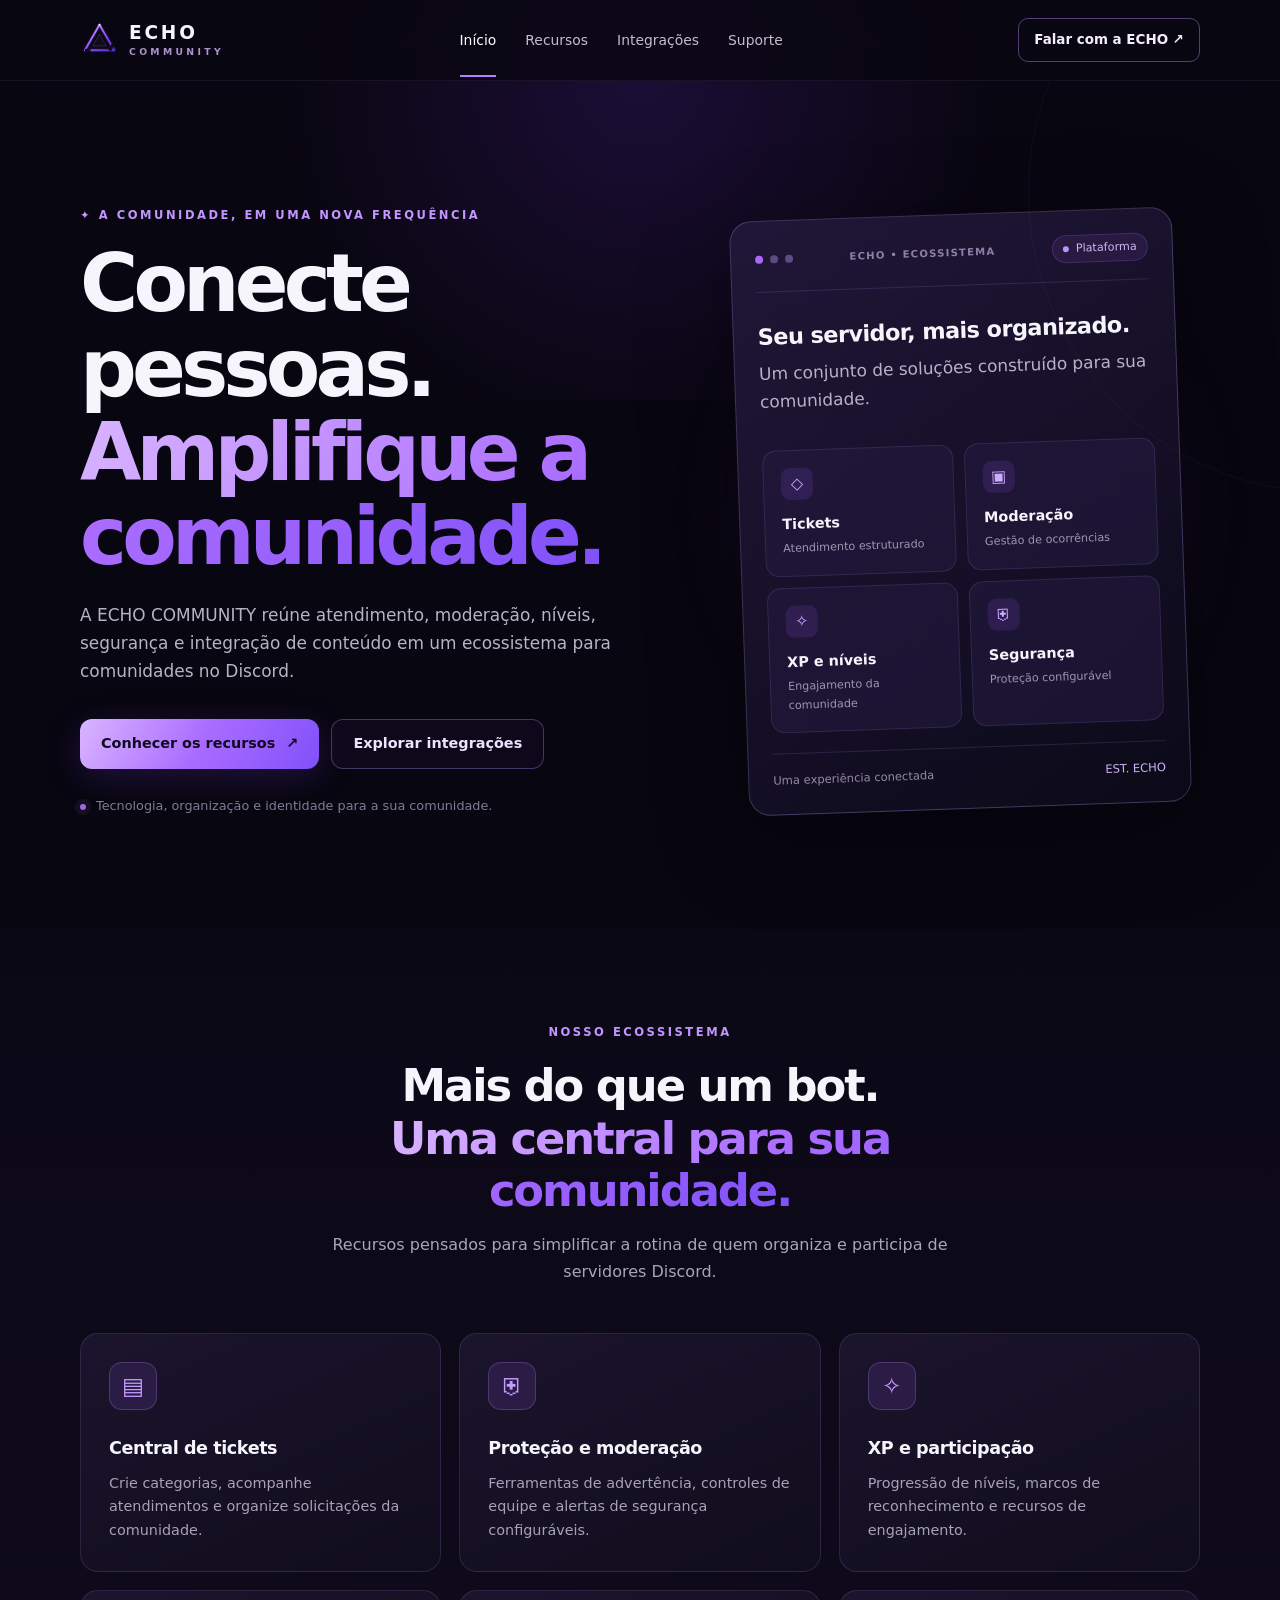
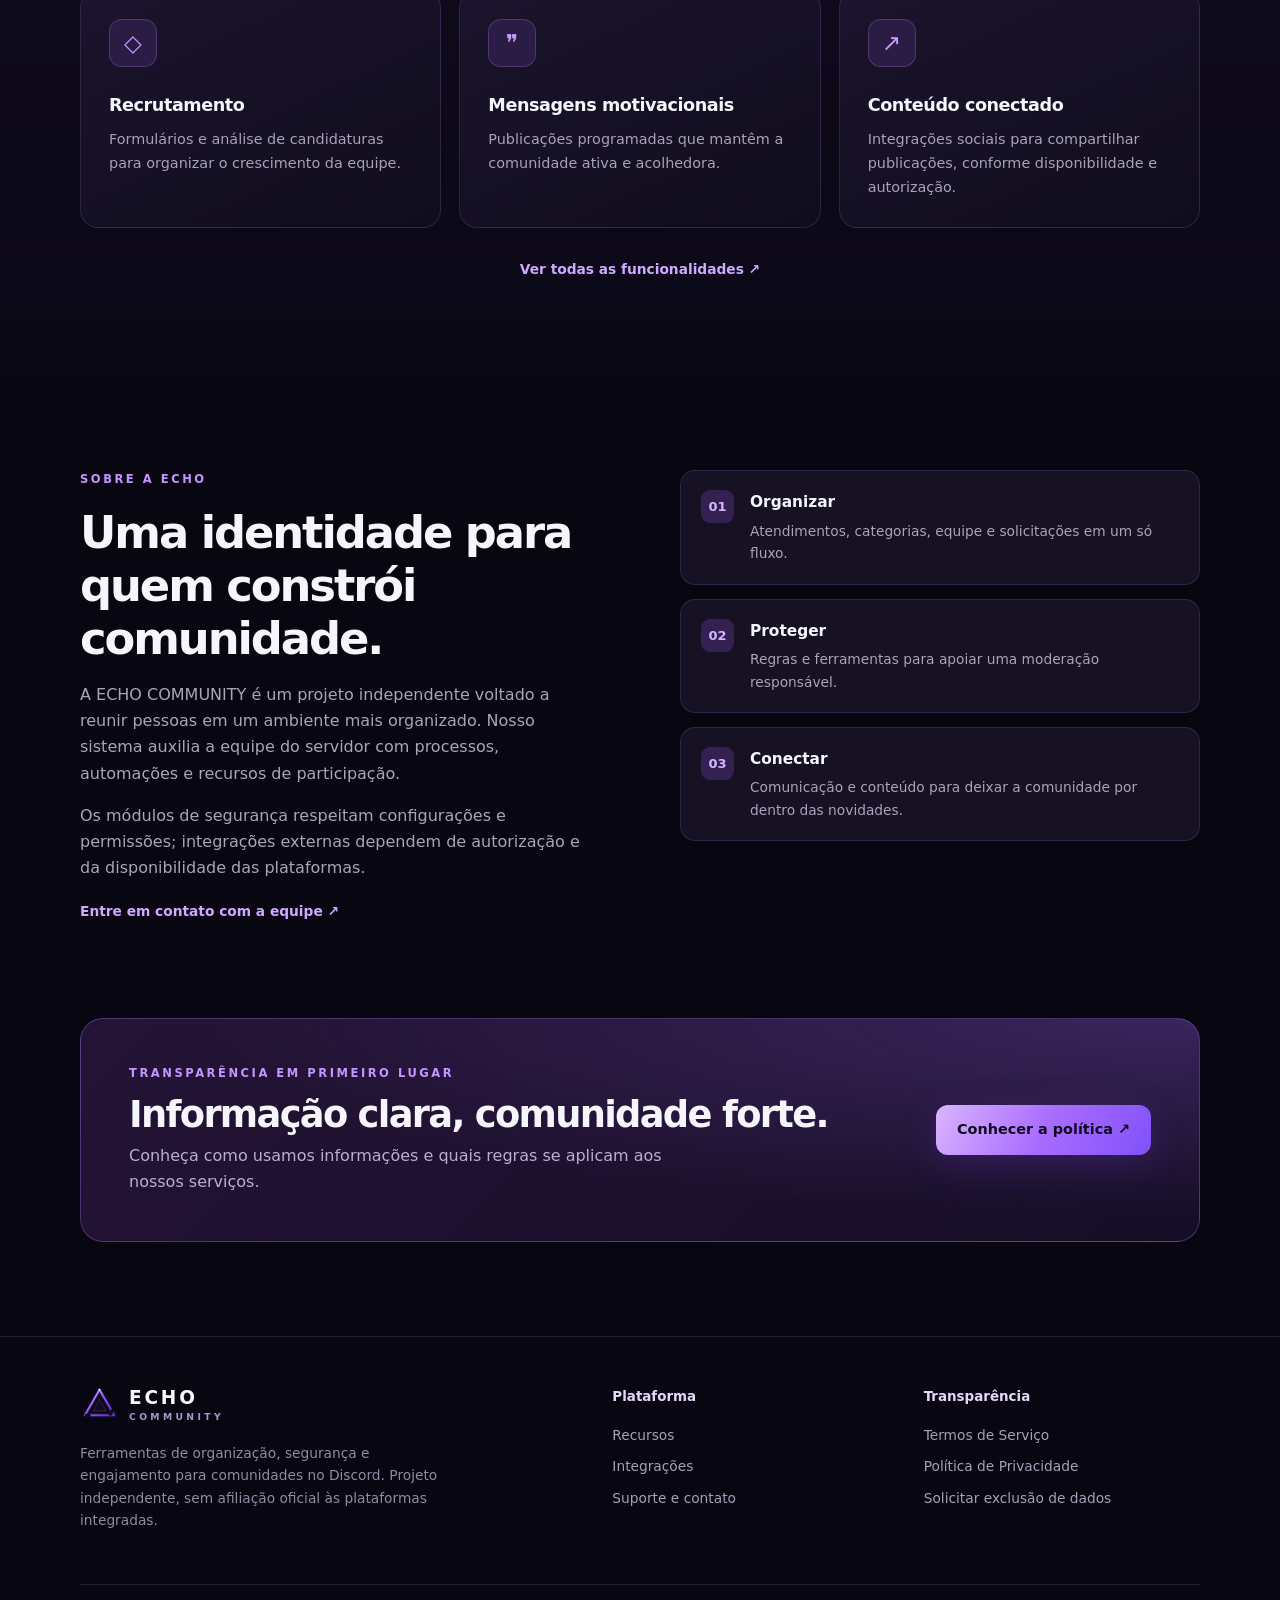
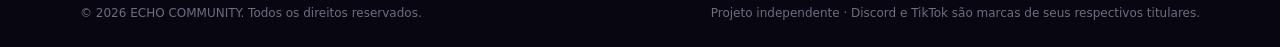
<file: index.html>
<!doctype html>
<html lang="pt-BR">
<head>
  <meta charset="utf-8">
  <meta name="viewport" content="width=device-width, initial-scale=1">
  <meta name="theme-color" content="#080610">
  <meta name="description" content="ECHO COMMUNITY — ferramentas de tickets, segurança, moderação, XP e integração de conteúdo para Discord.">
  <meta name="color-scheme" content="dark">
  <title>Início | ECHO COMMUNITY</title>
  <link rel="icon" href="assets/logo.svg" type="image/svg+xml">
  <link rel="stylesheet" href="assets/styles.css">
  <script defer src="assets/config.js"></script>
  <script defer src="assets/main.js"></script>
</head>
<body>
  <a class="skip-link" href="#conteudo">Ir para o conteúdo</a>
  <header class="site-header">
    <div class="container nav-wrap">
      <a class="brand" href="index.html" aria-label="ECHO COMMUNITY, voltar ao início"><img src="assets/logo.svg" width="39" height="39" alt=""><span>ECHO <small>COMMUNITY</small></span></a>
      <nav class="nav" id="site-navigation" aria-label="Menu principal" data-main-nav>
        <a href="index.html" aria-current="page">Início</a>
<a href="recursos.html" >Recursos</a>
<a href="integracoes.html" >Integrações</a>
<a href="suporte.html" >Suporte</a>
      </nav>
      <a class="nav-cta" href="suporte.html">Falar com a ECHO ↗</a>
      <button type="button" class="menu-button" aria-expanded="false" aria-controls="site-navigation" data-menu-button>☰ Menu</button>
    </div>
  </header>
  <main id="conteudo">
<section class="hero"><div class="container hero-grid">
  <div>
    <span class="eyebrow">✦ A comunidade, em uma nova frequência</span>
    <h1>Conecte pessoas.<br><span class="gradient-text">Amplifique a comunidade.</span></h1>
    <p>A ECHO COMMUNITY reúne atendimento, moderação, níveis, segurança e integração de conteúdo em um ecossistema para comunidades no Discord.</p>
    <div class="actions"><a class="button button-primary" href="recursos.html">Conhecer os recursos <span aria-hidden="true">↗</span></a><a class="button button-outline" href="integracoes.html">Explorar integrações</a></div>
    <div class="hero-footnote">Tecnologia, organização e identidade para a sua comunidade.</div>
  </div>
  <div class="visual" aria-label="Representação visual dos sistemas da plataforma ECHO">
    <div class="visual-panel">
      <div class="panel-top"><div class="dots" aria-hidden="true"><span></span><span></span><span></span></div><span class="panel-caption">ECHO • ECOSSISTEMA</span><span class="panel-status">Plataforma</span></div>
      <div class="panel-title">Seu servidor, mais organizado.</div><p class="panel-desc">Um conjunto de soluções construído para sua comunidade.</p>
      <div class="metric-grid">
        <div class="metric"><span class="icon-dot" aria-hidden="true">◇</span><strong>Tickets</strong><small>Atendimento estruturado</small></div>
        <div class="metric"><span class="icon-dot" aria-hidden="true">▣</span><strong>Moderação</strong><small>Gestão de ocorrências</small></div>
        <div class="metric"><span class="icon-dot" aria-hidden="true">✧</span><strong>XP e níveis</strong><small>Engajamento da comunidade</small></div>
        <div class="metric"><span class="icon-dot" aria-hidden="true">⛨</span><strong>Segurança</strong><small>Proteção configurável</small></div>
      </div>
      <div class="panel-foot"><span>Uma experiência conectada</span><em>EST. ECHO</em></div>
    </div>
  </div>
</div></section>
<section class="section section-alt" id="solucoes"><div class="container">
  <div class="section-head center"><span class="eyebrow">Nosso ecossistema</span><h2>Mais do que um bot.<br><span class="gradient-text">Uma central para sua comunidade.</span></h2><p>Recursos pensados para simplificar a rotina de quem organiza e participa de servidores Discord.</p></div>
  <div class="cards">
    <article class="feature-card"><div class="feature-icon" aria-hidden="true">▤</div><h3>Central de tickets</h3><p>Crie categorias, acompanhe atendimentos e organize solicitações da comunidade.</p></article>
    <article class="feature-card"><div class="feature-icon" aria-hidden="true">⛨</div><h3>Proteção e moderação</h3><p>Ferramentas de advertência, controles de equipe e alertas de segurança configuráveis.</p></article>
    <article class="feature-card"><div class="feature-icon" aria-hidden="true">✧</div><h3>XP e participação</h3><p>Progressão de níveis, marcos de reconhecimento e recursos de engajamento.</p></article>
    <article class="feature-card"><div class="feature-icon" aria-hidden="true">◇</div><h3>Recrutamento</h3><p>Formulários e análise de candidaturas para organizar o crescimento da equipe.</p></article>
    <article class="feature-card"><div class="feature-icon" aria-hidden="true">❞</div><h3>Mensagens motivacionais</h3><p>Publicações programadas que mantêm a comunidade ativa e acolhedora.</p></article>
    <article class="feature-card"><div class="feature-icon" aria-hidden="true">↗</div><h3>Conteúdo conectado</h3><p>Integrações sociais para compartilhar publicações, conforme disponibilidade e autorização.</p></article>
  </div>
  <p style="margin:28px 0 0;text-align:center"><a class="link-arrow" href="recursos.html">Ver todas as funcionalidades ↗</a></p>
</div></section>
<section class="section"><div class="container split">
  <div><span class="eyebrow">Sobre a ECHO</span><h2>Uma identidade para quem constrói comunidade.</h2><p style="color:var(--muted)">A ECHO COMMUNITY é um projeto independente voltado a reunir pessoas em um ambiente mais organizado. Nosso sistema auxilia a equipe do servidor com processos, automações e recursos de participação.</p><p style="color:var(--muted)">Os módulos de segurança respeitam configurações e permissões; integrações externas dependem de autorização e da disponibilidade das plataformas.</p><a class="link-arrow" href="suporte.html">Entre em contato com a equipe ↗</a></div>
  <div class="steps">
    <div class="step"><span class="step-number">01</span><div><strong>Organizar</strong><p>Atendimentos, categorias, equipe e solicitações em um só fluxo.</p></div></div>
    <div class="step"><span class="step-number">02</span><div><strong>Proteger</strong><p>Regras e ferramentas para apoiar uma moderação responsável.</p></div></div>
    <div class="step"><span class="step-number">03</span><div><strong>Conectar</strong><p>Comunicação e conteúdo para deixar a comunidade por dentro das novidades.</p></div></div>
  </div>
</div></section>
<section class="section" style="padding-top:0"><div class="container"><div class="cta-band"><div><span class="eyebrow" style="margin-bottom:10px">Transparência em primeiro lugar</span><h2>Informação clara, comunidade forte.</h2><p>Conheça como usamos informações e quais regras se aplicam aos nossos serviços.</p></div><a class="button button-primary" href="privacidade.html">Conhecer a política ↗</a></div></div></section>
</main>
  <footer class="site-footer">
    <div class="container">
      <div class="footer-main">
        <div class="footer-brand">
          <a class="brand" href="index.html"><img src="assets/logo.svg" width="39" height="39" alt=""><span>ECHO <small>COMMUNITY</small></span></a>
          <p>Ferramentas de organização, segurança e engajamento para comunidades no Discord. Projeto independente, sem afiliação oficial às plataformas integradas.</p>
        </div>
        <div class="footer-col"><h4>Plataforma</h4>
          <a href="recursos.html">Recursos</a><a href="integracoes.html">Integrações</a><a href="suporte.html">Suporte e contato</a>
        </div>
        <div class="footer-col"><h4>Transparência</h4>
          <a href="termos.html">Termos de Serviço</a><a href="privacidade.html">Política de Privacidade</a><a href="suporte.html#dados">Solicitar exclusão de dados</a>
        </div>
      </div>
      <div class="footer-bottom"><span>© <span data-year>2026</span> ECHO COMMUNITY. Todos os direitos reservados.</span><span>Projeto independente · Discord e TikTok são marcas de seus respectivos titulares.</span></div>
    </div>
  </footer>
</body>
</html>
</file>
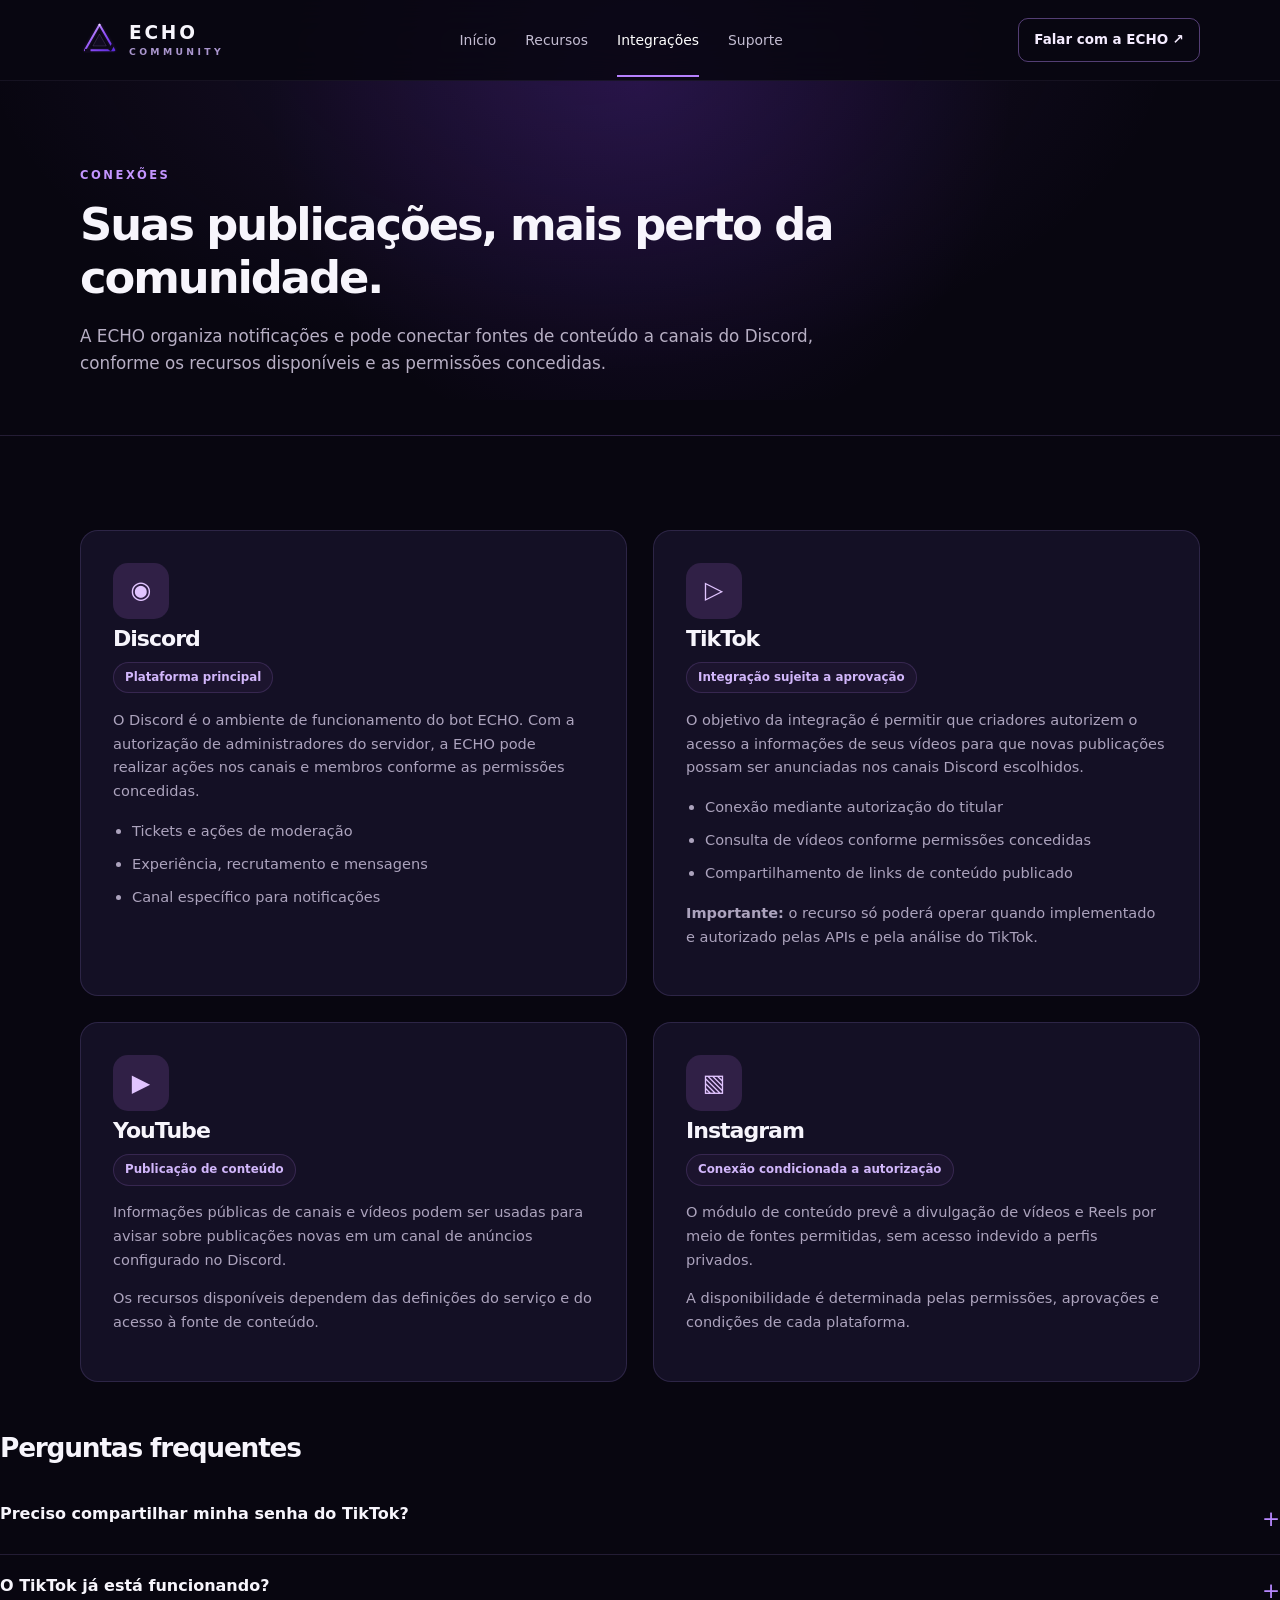
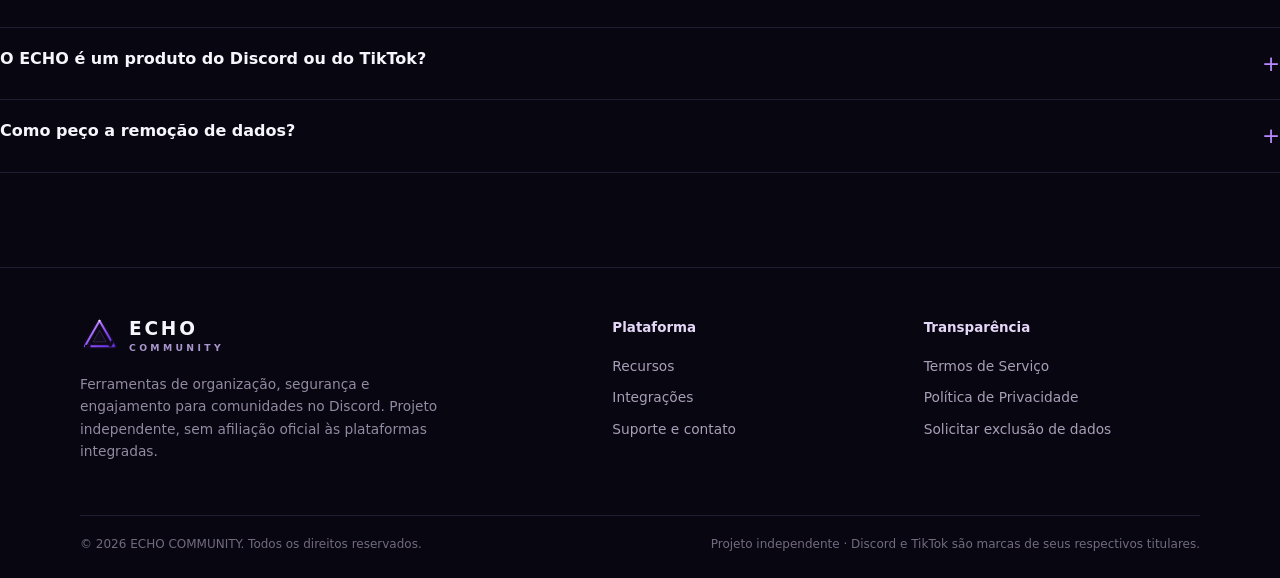
<file: integracoes.html>
<!doctype html>
<html lang="pt-BR">
<head>
  <meta charset="utf-8">
  <meta name="viewport" content="width=device-width, initial-scale=1">
  <meta name="theme-color" content="#080610">
  <meta name="description" content="Saiba como a ECHO COMMUNITY funciona com Discord, TikTok, YouTube e Instagram.">
  <meta name="color-scheme" content="dark">
  <title>Integrações | ECHO COMMUNITY</title>
  <link rel="icon" href="assets/logo.svg" type="image/svg+xml">
  <link rel="stylesheet" href="assets/styles.css">
  <script defer src="assets/config.js"></script>
  <script defer src="assets/main.js"></script>
</head>
<body>
  <a class="skip-link" href="#conteudo">Ir para o conteúdo</a>
  <header class="site-header">
    <div class="container nav-wrap">
      <a class="brand" href="index.html" aria-label="ECHO COMMUNITY, voltar ao início"><img src="assets/logo.svg" width="39" height="39" alt=""><span>ECHO <small>COMMUNITY</small></span></a>
      <nav class="nav" id="site-navigation" aria-label="Menu principal" data-main-nav>
        <a href="index.html" >Início</a>
<a href="recursos.html" >Recursos</a>
<a href="integracoes.html" aria-current="page">Integrações</a>
<a href="suporte.html" >Suporte</a>
      </nav>
      <a class="nav-cta" href="suporte.html">Falar com a ECHO ↗</a>
      <button type="button" class="menu-button" aria-expanded="false" aria-controls="site-navigation" data-menu-button>☰ Menu</button>
    </div>
  </header>
  <main id="conteudo"><section class="page-head"><div class="container"><span class="eyebrow">Conexões</span><h1>Suas publicações, mais perto da comunidade.</h1><p>A ECHO organiza notificações e pode conectar fontes de conteúdo a canais do Discord, conforme os recursos disponíveis e as permissões concedidas.</p></div></section>
<section class="section"><div class="container integration-layout">
<article class="integration-card"><div class="large-mark" aria-hidden="true">◉</div><h2>Discord</h2><span class="tag">Plataforma principal</span><p>O Discord é o ambiente de funcionamento do bot ECHO. Com a autorização de administradores do servidor, a ECHO pode realizar ações nos canais e membros conforme as permissões concedidas.</p><ul><li>Tickets e ações de moderação</li><li>Experiência, recrutamento e mensagens</li><li>Canal específico para notificações</li></ul></article>
<article class="integration-card"><div class="large-mark" aria-hidden="true">▷</div><h2>TikTok</h2><span class="tag">Integração sujeita a aprovação</span><p>O objetivo da integração é permitir que criadores autorizem o acesso a informações de seus vídeos para que novas publicações possam ser anunciadas nos canais Discord escolhidos.</p><ul><li>Conexão mediante autorização do titular</li><li>Consulta de vídeos conforme permissões concedidas</li><li>Compartilhamento de links de conteúdo publicado</li></ul><p><strong>Importante:</strong> o recurso só poderá operar quando implementado e autorizado pelas APIs e pela análise do TikTok.</p></article>
<article class="integration-card"><div class="large-mark" aria-hidden="true">▶</div><h2>YouTube</h2><span class="tag">Publicação de conteúdo</span><p>Informações públicas de canais e vídeos podem ser usadas para avisar sobre publicações novas em um canal de anúncios configurado no Discord.</p><p>Os recursos disponíveis dependem das definições do serviço e do acesso à fonte de conteúdo.</p></article>
<article class="integration-card"><div class="large-mark" aria-hidden="true">▧</div><h2>Instagram</h2><span class="tag">Conexão condicionada a autorização</span><p>O módulo de conteúdo prevê a divulgação de vídeos e Reels por meio de fontes permitidas, sem acesso indevido a perfis privados.</p><p>A disponibilidade é determinada pelas permissões, aprovações e condições de cada plataforma.</p></article>
</div><div class="faq"><h2>Perguntas frequentes</h2>
<details><summary>Preciso compartilhar minha senha do TikTok?</summary><p>Não. A integração correta usa o fluxo oficial de autorização do TikTok. Nunca envie sua senha, Client Secret ou token por mensagens ou pelo site público.</p></details>
<details><summary>O TikTok já está funcionando?</summary><p>A integração depende da implementação do fluxo de autorização, do acesso às APIs e da aprovação exigida pelo TikTok. O fato de aparecer neste site não significa que a conexão esteja disponível para todos.</p></details>
<details><summary>O ECHO é um produto do Discord ou do TikTok?</summary><p>Não. A ECHO COMMUNITY é um projeto independente que utiliza recursos externos sujeitos aos termos de cada plataforma.</p></details>
<details><summary>Como peço a remoção de dados?</summary><p>Visite a página de suporte e entre em contato pelo endereço divulgado pela administração. Informe a conta e o serviço envolvidos, sem compartilhar senhas ou tokens.</p></details>
</div></section>
</main>
  <footer class="site-footer">
    <div class="container">
      <div class="footer-main">
        <div class="footer-brand">
          <a class="brand" href="index.html"><img src="assets/logo.svg" width="39" height="39" alt=""><span>ECHO <small>COMMUNITY</small></span></a>
          <p>Ferramentas de organização, segurança e engajamento para comunidades no Discord. Projeto independente, sem afiliação oficial às plataformas integradas.</p>
        </div>
        <div class="footer-col"><h4>Plataforma</h4>
          <a href="recursos.html">Recursos</a><a href="integracoes.html">Integrações</a><a href="suporte.html">Suporte e contato</a>
        </div>
        <div class="footer-col"><h4>Transparência</h4>
          <a href="termos.html">Termos de Serviço</a><a href="privacidade.html">Política de Privacidade</a><a href="suporte.html#dados">Solicitar exclusão de dados</a>
        </div>
      </div>
      <div class="footer-bottom"><span>© <span data-year>2026</span> ECHO COMMUNITY. Todos os direitos reservados.</span><span>Projeto independente · Discord e TikTok são marcas de seus respectivos titulares.</span></div>
    </div>
  </footer>
</body>
</html>
</file>
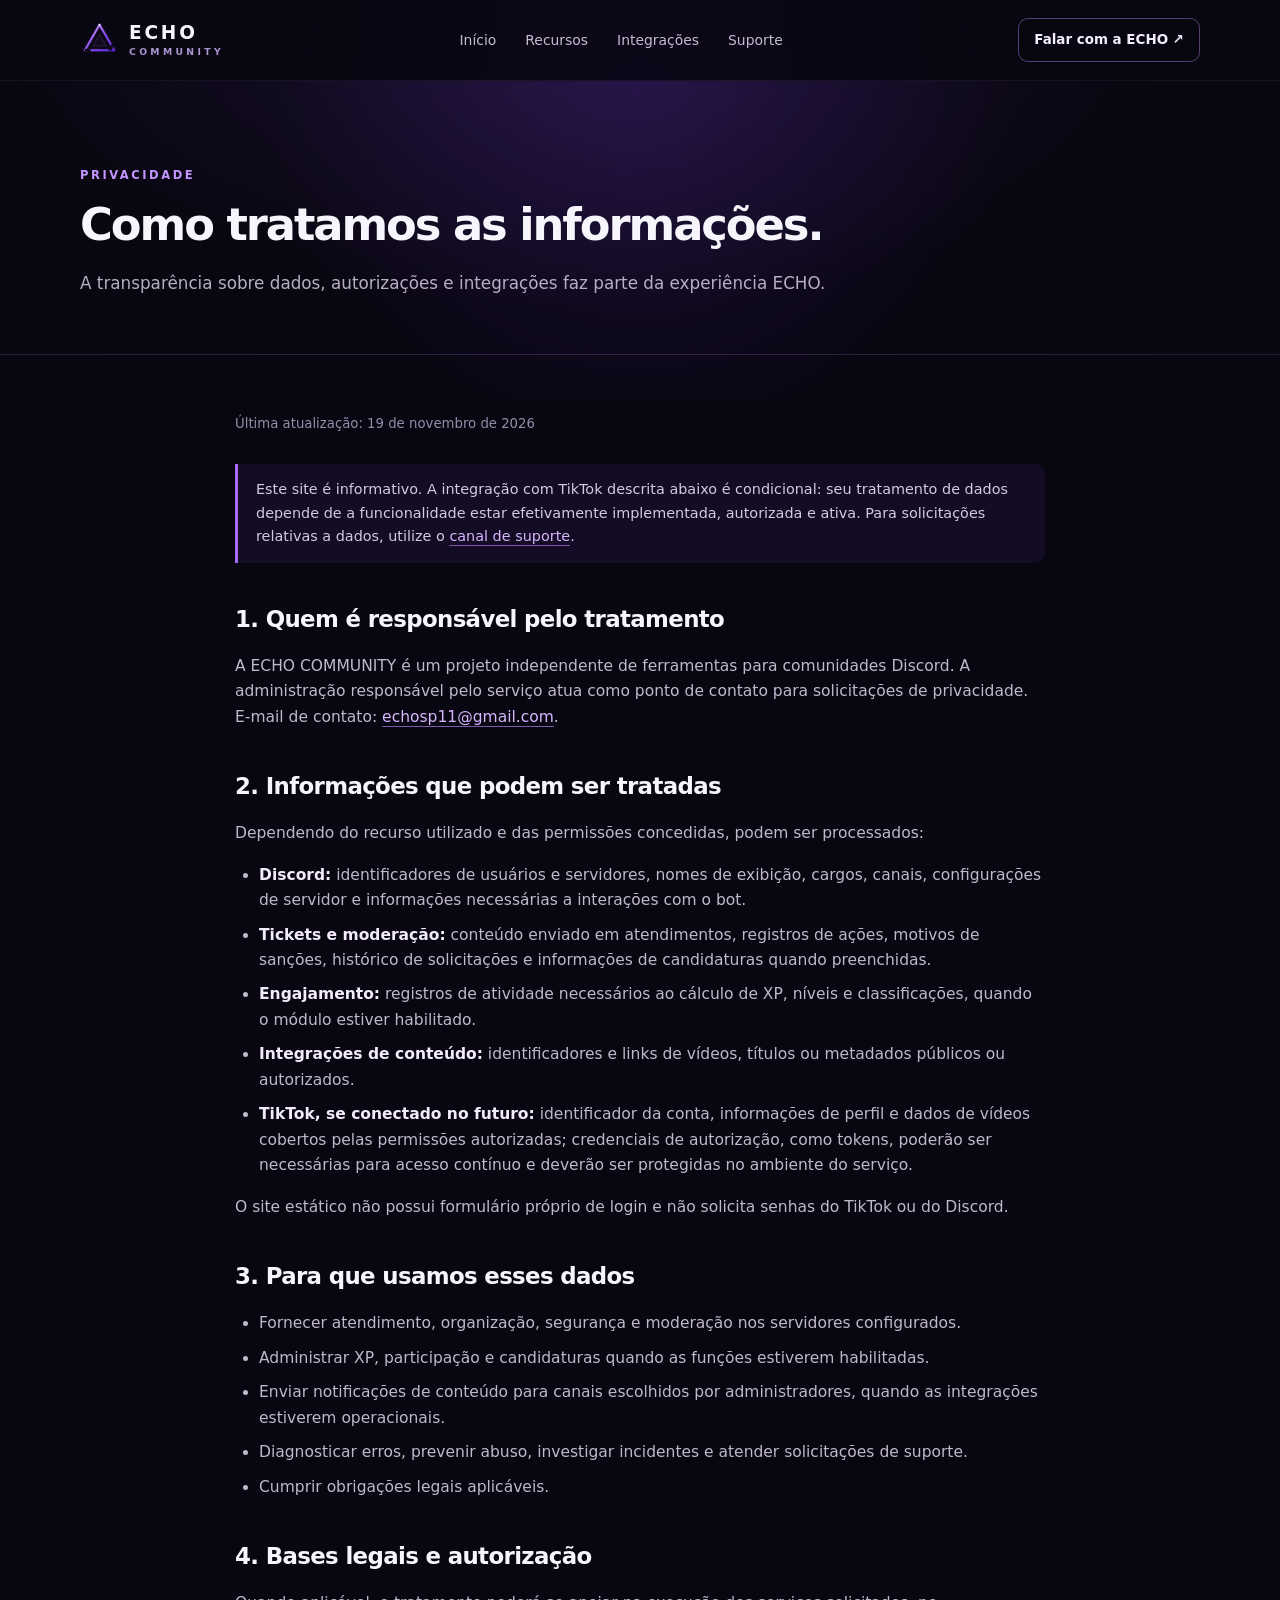
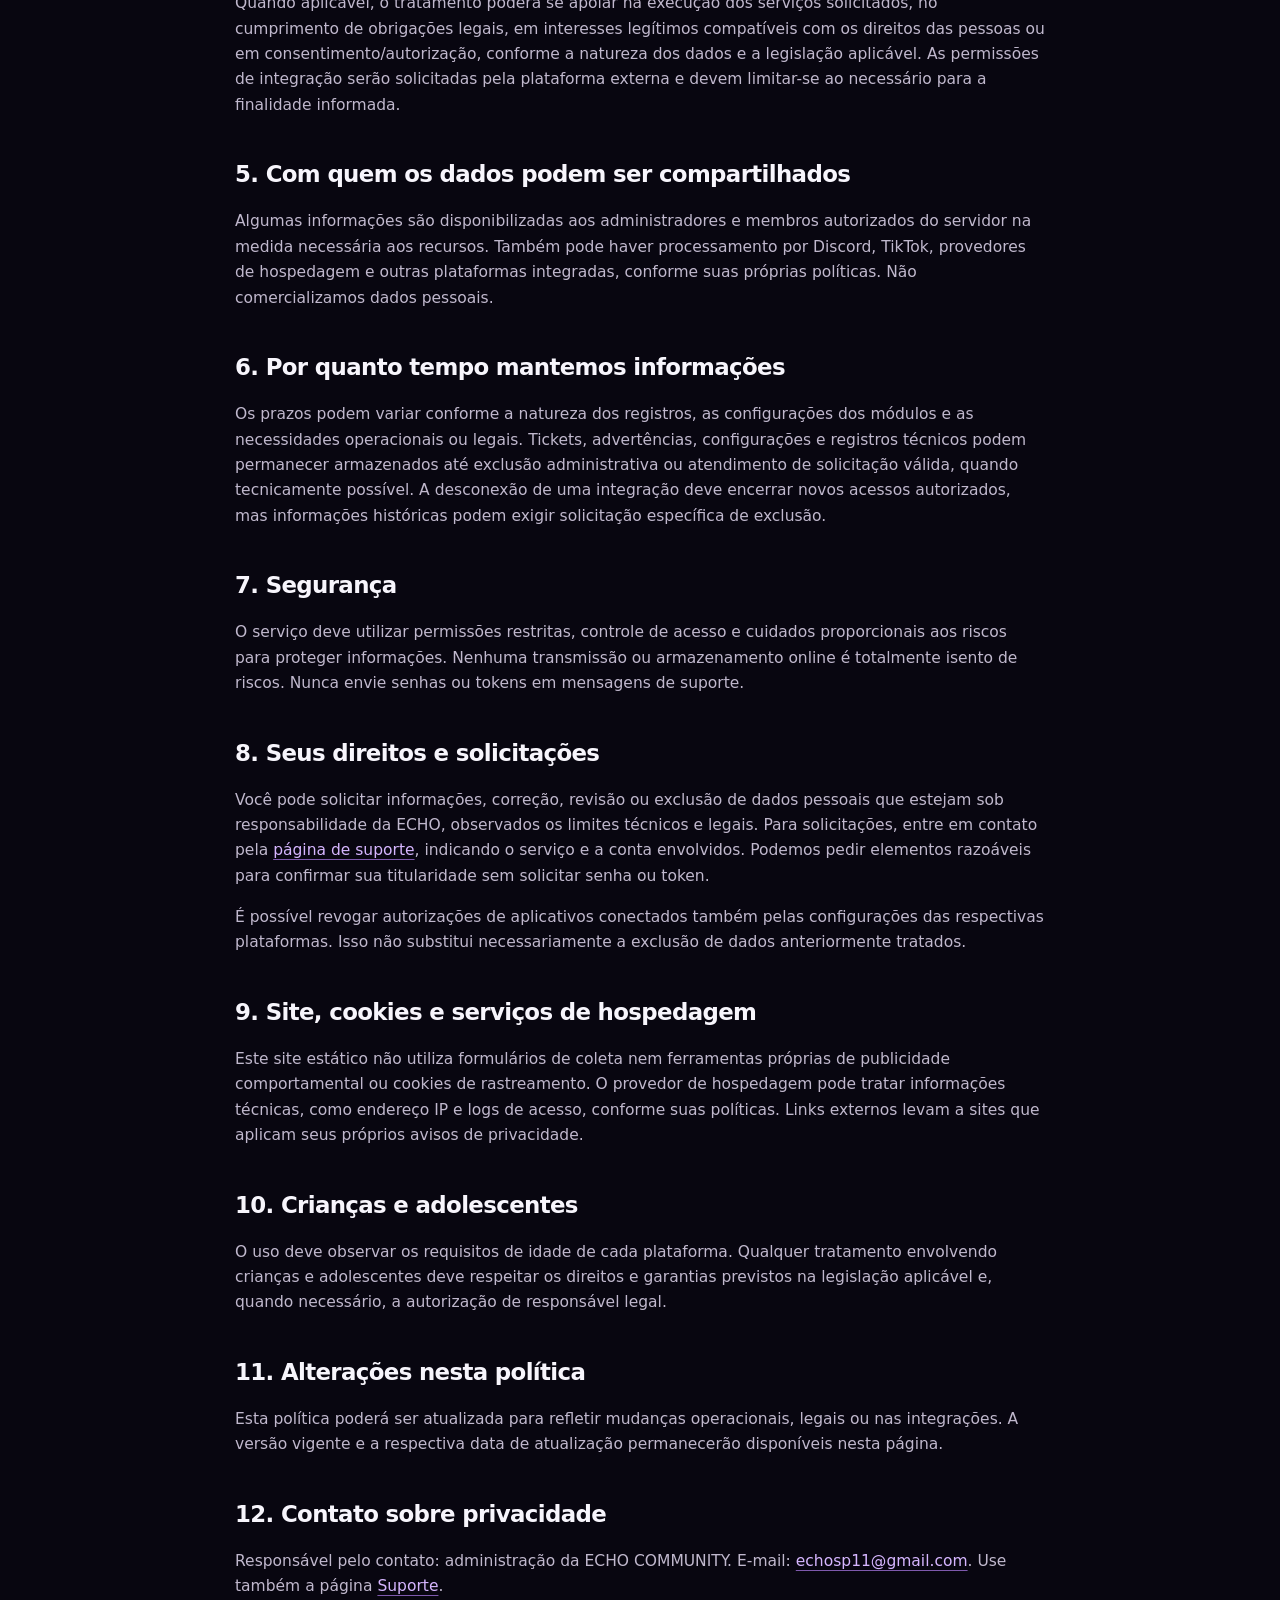
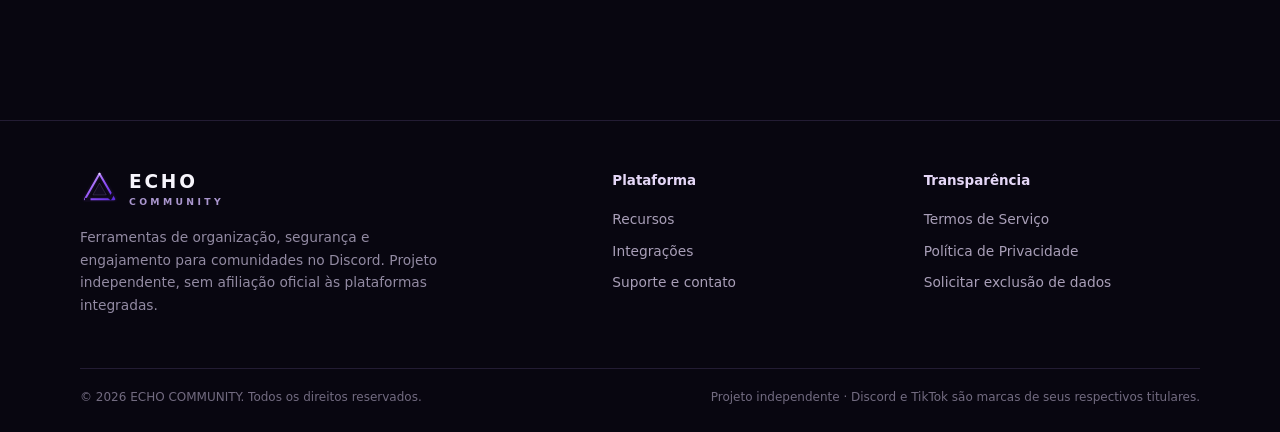
<file: privacidade.html>
<!doctype html>
<html lang="pt-BR">
<head>
  <meta charset="utf-8">
  <meta name="viewport" content="width=device-width, initial-scale=1">
  <meta name="theme-color" content="#080610">
  <meta name="description" content="Política de Privacidade da ECHO COMMUNITY para bot Discord, site e possíveis integrações externas.">
  <meta name="color-scheme" content="dark">
  <title>Política de Privacidade | ECHO COMMUNITY</title>
  <link rel="icon" href="assets/logo.svg" type="image/svg+xml">
  <link rel="stylesheet" href="assets/styles.css">
  <script defer src="assets/config.js"></script>
  <script defer src="assets/main.js"></script>
</head>
<body>
  <a class="skip-link" href="#conteudo">Ir para o conteúdo</a>
  <header class="site-header">
    <div class="container nav-wrap">
      <a class="brand" href="index.html" aria-label="ECHO COMMUNITY, voltar ao início"><img src="assets/logo.svg" width="39" height="39" alt=""><span>ECHO <small>COMMUNITY</small></span></a>
      <nav class="nav" id="site-navigation" aria-label="Menu principal" data-main-nav>
        <a href="index.html" >Início</a>
<a href="recursos.html" >Recursos</a>
<a href="integracoes.html" >Integrações</a>
<a href="suporte.html" >Suporte</a>
      </nav>
      <a class="nav-cta" href="suporte.html">Falar com a ECHO ↗</a>
      <button type="button" class="menu-button" aria-expanded="false" aria-controls="site-navigation" data-menu-button>☰ Menu</button>
    </div>
  </header>
  <main id="conteudo"><section class="page-head"><div class="container"><span class="eyebrow">Privacidade</span><h1>Como tratamos as informações.</h1><p>A transparência sobre dados, autorizações e integrações faz parte da experiência ECHO.</p></div></section>
<section class="page-content"><article class="container prose">
<p class="updated">Última atualização: 19 de novembro de 2026</p>
<p class="notice">Este site é informativo. A integração com TikTok descrita abaixo é condicional: seu tratamento de dados depende de a funcionalidade estar efetivamente implementada, autorizada e ativa. Para solicitações relativas a dados, utilize o <a href="suporte.html">canal de suporte</a>.</p>
<h2>1. Quem é responsável pelo tratamento</h2>
<p>A ECHO COMMUNITY é um projeto independente de ferramentas para comunidades Discord. A administração responsável pelo serviço atua como ponto de contato para solicitações de privacidade. E-mail de contato: <a data-email href="mailto:echosp11@gmail.com">echosp11@gmail.com</a>.</p>
<h2>2. Informações que podem ser tratadas</h2>
<p>Dependendo do recurso utilizado e das permissões concedidas, podem ser processados:</p>
<ul><li><strong>Discord:</strong> identificadores de usuários e servidores, nomes de exibição, cargos, canais, configurações de servidor e informações necessárias a interações com o bot.</li><li><strong>Tickets e moderação:</strong> conteúdo enviado em atendimentos, registros de ações, motivos de sanções, histórico de solicitações e informações de candidaturas quando preenchidas.</li><li><strong>Engajamento:</strong> registros de atividade necessários ao cálculo de XP, níveis e classificações, quando o módulo estiver habilitado.</li><li><strong>Integrações de conteúdo:</strong> identificadores e links de vídeos, títulos ou metadados públicos ou autorizados.</li><li><strong>TikTok, se conectado no futuro:</strong> identificador da conta, informações de perfil e dados de vídeos cobertos pelas permissões autorizadas; credenciais de autorização, como tokens, poderão ser necessárias para acesso contínuo e deverão ser protegidas no ambiente do serviço.</li></ul>
<p>O site estático não possui formulário próprio de login e não solicita senhas do TikTok ou do Discord.</p>
<h2>3. Para que usamos esses dados</h2>
<ul><li>Fornecer atendimento, organização, segurança e moderação nos servidores configurados.</li><li>Administrar XP, participação e candidaturas quando as funções estiverem habilitadas.</li><li>Enviar notificações de conteúdo para canais escolhidos por administradores, quando as integrações estiverem operacionais.</li><li>Diagnosticar erros, prevenir abuso, investigar incidentes e atender solicitações de suporte.</li><li>Cumprir obrigações legais aplicáveis.</li></ul>
<h2>4. Bases legais e autorização</h2>
<p>Quando aplicável, o tratamento poderá se apoiar na execução dos serviços solicitados, no cumprimento de obrigações legais, em interesses legítimos compatíveis com os direitos das pessoas ou em consentimento/autorização, conforme a natureza dos dados e a legislação aplicável. As permissões de integração serão solicitadas pela plataforma externa e devem limitar-se ao necessário para a finalidade informada.</p>
<h2>5. Com quem os dados podem ser compartilhados</h2>
<p>Algumas informações são disponibilizadas aos administradores e membros autorizados do servidor na medida necessária aos recursos. Também pode haver processamento por Discord, TikTok, provedores de hospedagem e outras plataformas integradas, conforme suas próprias políticas. Não comercializamos dados pessoais.</p>
<h2>6. Por quanto tempo mantemos informações</h2>
<p>Os prazos podem variar conforme a natureza dos registros, as configurações dos módulos e as necessidades operacionais ou legais. Tickets, advertências, configurações e registros técnicos podem permanecer armazenados até exclusão administrativa ou atendimento de solicitação válida, quando tecnicamente possível. A desconexão de uma integração deve encerrar novos acessos autorizados, mas informações históricas podem exigir solicitação específica de exclusão.</p>
<h2>7. Segurança</h2>
<p>O serviço deve utilizar permissões restritas, controle de acesso e cuidados proporcionais aos riscos para proteger informações. Nenhuma transmissão ou armazenamento online é totalmente isento de riscos. Nunca envie senhas ou tokens em mensagens de suporte.</p>
<h2>8. Seus direitos e solicitações</h2>
<p>Você pode solicitar informações, correção, revisão ou exclusão de dados pessoais que estejam sob responsabilidade da ECHO, observados os limites técnicos e legais. Para solicitações, entre em contato pela <a href="suporte.html#dados">página de suporte</a>, indicando o serviço e a conta envolvidos. Podemos pedir elementos razoáveis para confirmar sua titularidade sem solicitar senha ou token.</p>
<p>É possível revogar autorizações de aplicativos conectados também pelas configurações das respectivas plataformas. Isso não substitui necessariamente a exclusão de dados anteriormente tratados.</p>
<h2>9. Site, cookies e serviços de hospedagem</h2>
<p>Este site estático não utiliza formulários de coleta nem ferramentas próprias de publicidade comportamental ou cookies de rastreamento. O provedor de hospedagem pode tratar informações técnicas, como endereço IP e logs de acesso, conforme suas políticas. Links externos levam a sites que aplicam seus próprios avisos de privacidade.</p>
<h2>10. Crianças e adolescentes</h2>
<p>O uso deve observar os requisitos de idade de cada plataforma. Qualquer tratamento envolvendo crianças e adolescentes deve respeitar os direitos e garantias previstos na legislação aplicável e, quando necessário, a autorização de responsável legal.</p>
<h2>11. Alterações nesta política</h2>
<p>Esta política poderá ser atualizada para refletir mudanças operacionais, legais ou nas integrações. A versão vigente e a respectiva data de atualização permanecerão disponíveis nesta página.</p>
<h2>12. Contato sobre privacidade</h2>
<p>Responsável pelo contato: administração da ECHO COMMUNITY. E-mail: <a data-email href="mailto:echosp11@gmail.com">echosp11@gmail.com</a>. Use também a página <a href="suporte.html">Suporte</a>.</p>
</article></section>
</main>
  <footer class="site-footer">
    <div class="container">
      <div class="footer-main">
        <div class="footer-brand">
          <a class="brand" href="index.html"><img src="assets/logo.svg" width="39" height="39" alt=""><span>ECHO <small>COMMUNITY</small></span></a>
          <p>Ferramentas de organização, segurança e engajamento para comunidades no Discord. Projeto independente, sem afiliação oficial às plataformas integradas.</p>
        </div>
        <div class="footer-col"><h4>Plataforma</h4>
          <a href="recursos.html">Recursos</a><a href="integracoes.html">Integrações</a><a href="suporte.html">Suporte e contato</a>
        </div>
        <div class="footer-col"><h4>Transparência</h4>
          <a href="termos.html">Termos de Serviço</a><a href="privacidade.html">Política de Privacidade</a><a href="suporte.html#dados">Solicitar exclusão de dados</a>
        </div>
      </div>
      <div class="footer-bottom"><span>© <span data-year>2026</span> ECHO COMMUNITY. Todos os direitos reservados.</span><span>Projeto independente · Discord e TikTok são marcas de seus respectivos titulares.</span></div>
    </div>
  </footer>
</body>
</html>
</file>
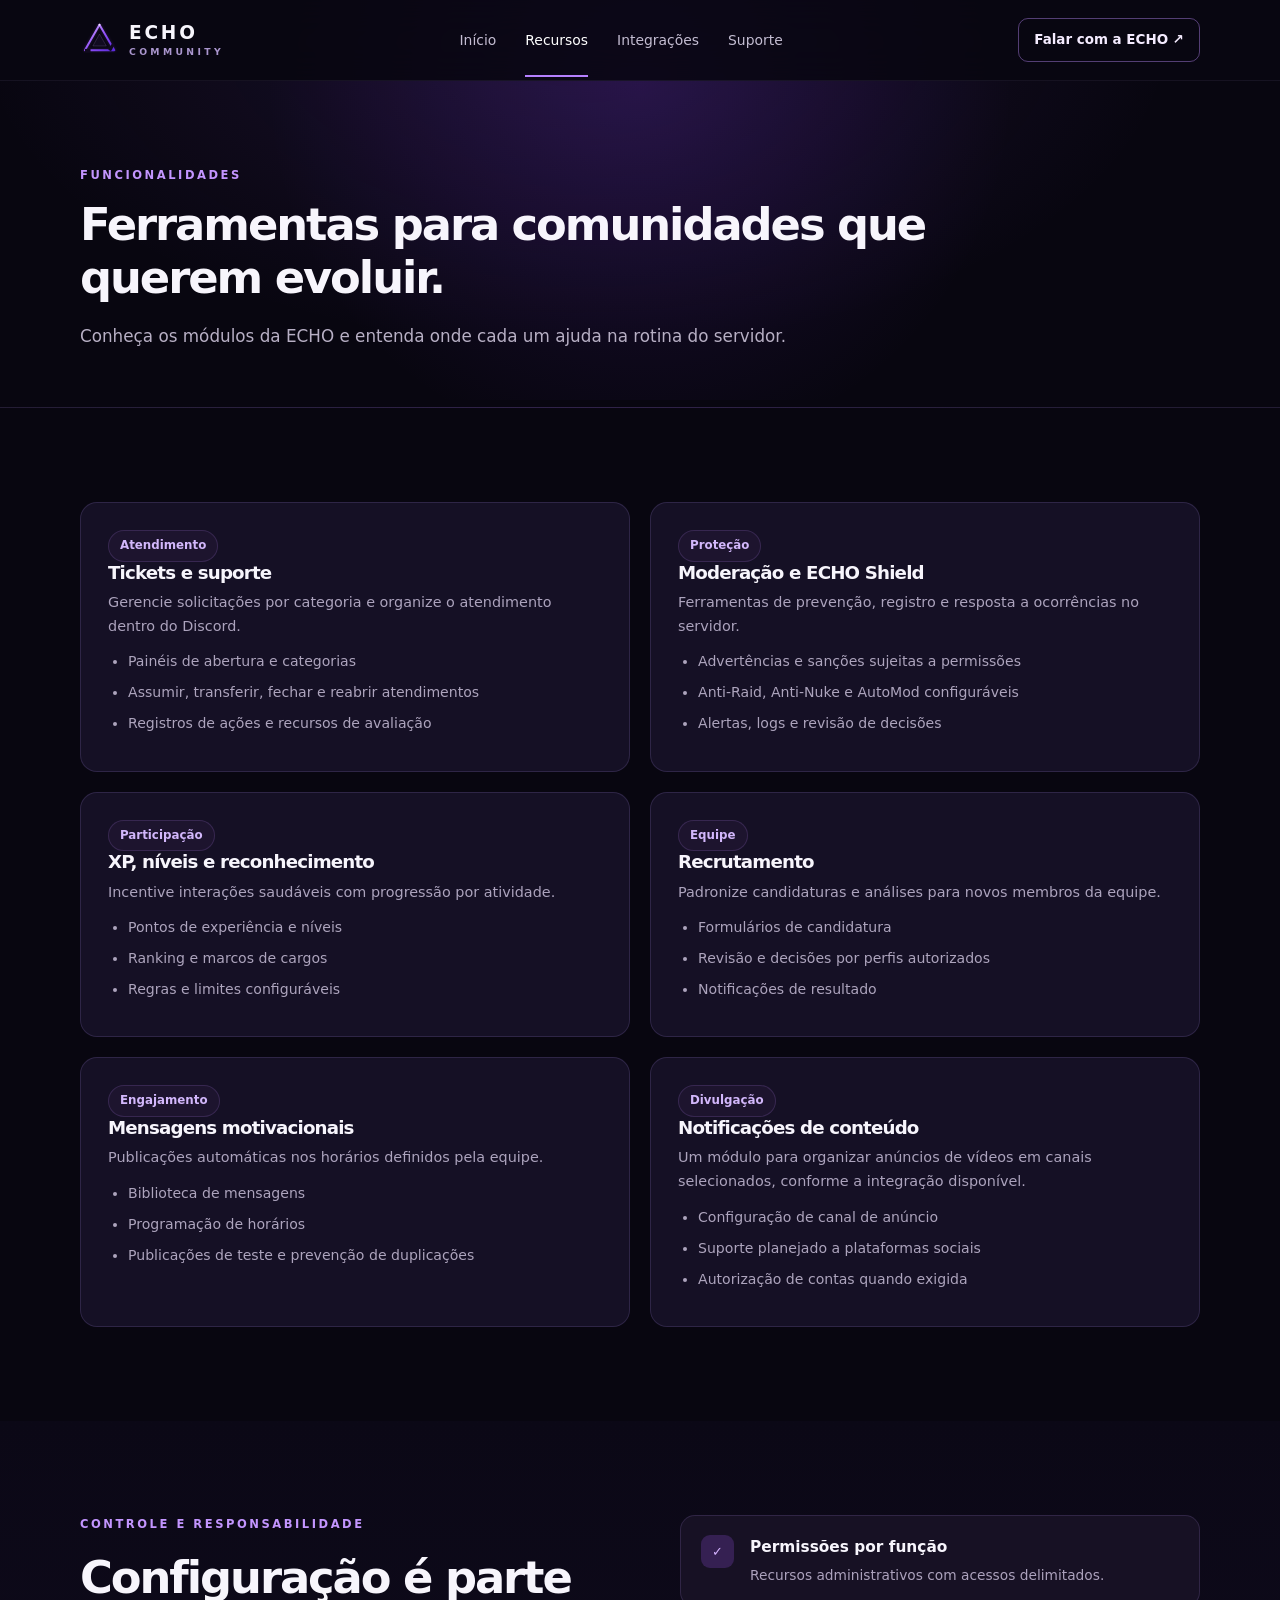
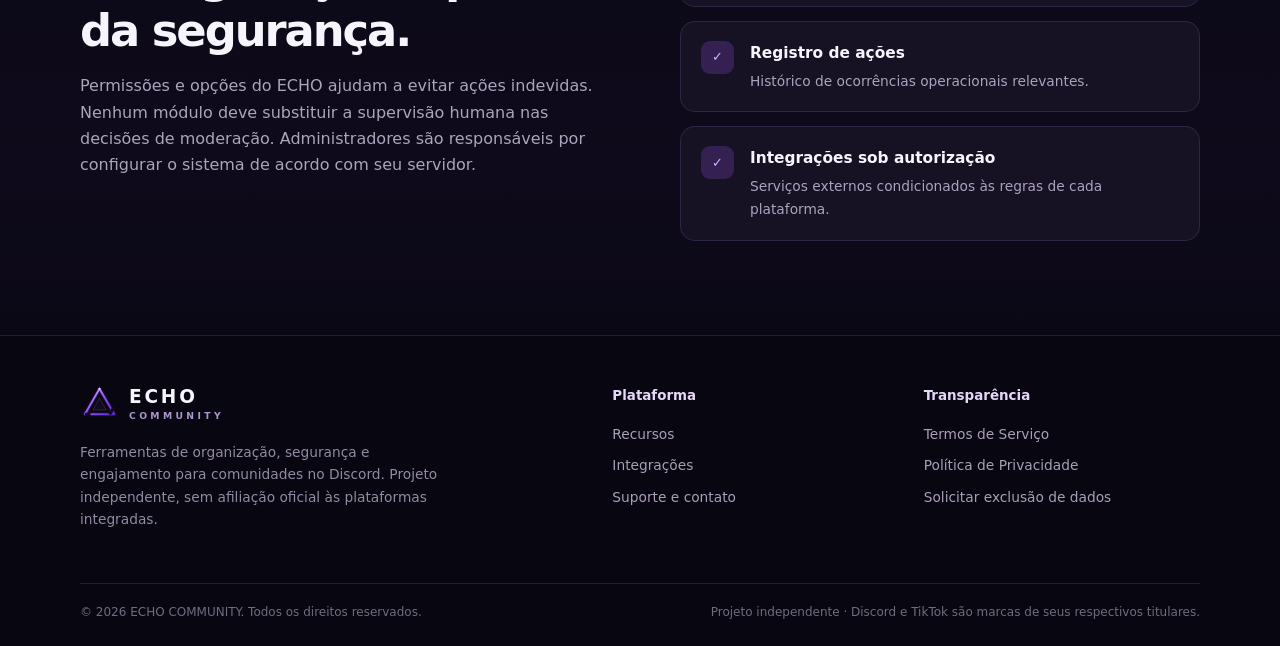
<file: recursos.html>
<!doctype html>
<html lang="pt-BR">
<head>
  <meta charset="utf-8">
  <meta name="viewport" content="width=device-width, initial-scale=1">
  <meta name="theme-color" content="#080610">
  <meta name="description" content="Recursos de tickets, moderação, ECHO Shield, XP, recrutamento, mensagens motivacionais e vídeo.">
  <meta name="color-scheme" content="dark">
  <title>Recursos | ECHO COMMUNITY</title>
  <link rel="icon" href="assets/logo.svg" type="image/svg+xml">
  <link rel="stylesheet" href="assets/styles.css">
  <script defer src="assets/config.js"></script>
  <script defer src="assets/main.js"></script>
</head>
<body>
  <a class="skip-link" href="#conteudo">Ir para o conteúdo</a>
  <header class="site-header">
    <div class="container nav-wrap">
      <a class="brand" href="index.html" aria-label="ECHO COMMUNITY, voltar ao início"><img src="assets/logo.svg" width="39" height="39" alt=""><span>ECHO <small>COMMUNITY</small></span></a>
      <nav class="nav" id="site-navigation" aria-label="Menu principal" data-main-nav>
        <a href="index.html" >Início</a>
<a href="recursos.html" aria-current="page">Recursos</a>
<a href="integracoes.html" >Integrações</a>
<a href="suporte.html" >Suporte</a>
      </nav>
      <a class="nav-cta" href="suporte.html">Falar com a ECHO ↗</a>
      <button type="button" class="menu-button" aria-expanded="false" aria-controls="site-navigation" data-menu-button>☰ Menu</button>
    </div>
  </header>
  <main id="conteudo"><section class="page-head"><div class="container"><span class="eyebrow">Funcionalidades</span><h1>Ferramentas para comunidades que querem evoluir.</h1><p>Conheça os módulos da ECHO e entenda onde cada um ajuda na rotina do servidor.</p></div></section>
<section class="section"><div class="container info-grid">
  <article class="info-box"><span class="tag">Atendimento</span><h2>Tickets e suporte</h2><p>Gerencie solicitações por categoria e organize o atendimento dentro do Discord.</p><ul><li>Painéis de abertura e categorias</li><li>Assumir, transferir, fechar e reabrir atendimentos</li><li>Registros de ações e recursos de avaliação</li></ul></article>
  <article class="info-box"><span class="tag">Proteção</span><h2>Moderação e ECHO Shield</h2><p>Ferramentas de prevenção, registro e resposta a ocorrências no servidor.</p><ul><li>Advertências e sanções sujeitas a permissões</li><li>Anti-Raid, Anti-Nuke e AutoMod configuráveis</li><li>Alertas, logs e revisão de decisões</li></ul></article>
  <article class="info-box"><span class="tag">Participação</span><h2>XP, níveis e reconhecimento</h2><p>Incentive interações saudáveis com progressão por atividade.</p><ul><li>Pontos de experiência e níveis</li><li>Ranking e marcos de cargos</li><li>Regras e limites configuráveis</li></ul></article>
  <article class="info-box"><span class="tag">Equipe</span><h2>Recrutamento</h2><p>Padronize candidaturas e análises para novos membros da equipe.</p><ul><li>Formulários de candidatura</li><li>Revisão e decisões por perfis autorizados</li><li>Notificações de resultado</li></ul></article>
  <article class="info-box"><span class="tag">Engajamento</span><h2>Mensagens motivacionais</h2><p>Publicações automáticas nos horários definidos pela equipe.</p><ul><li>Biblioteca de mensagens</li><li>Programação de horários</li><li>Publicações de teste e prevenção de duplicações</li></ul></article>
  <article class="info-box"><span class="tag">Divulgação</span><h2>Notificações de conteúdo</h2><p>Um módulo para organizar anúncios de vídeos em canais selecionados, conforme a integração disponível.</p><ul><li>Configuração de canal de anúncio</li><li>Suporte planejado a plataformas sociais</li><li>Autorização de contas quando exigida</li></ul></article>
</div></section>
<section class="section section-alt"><div class="container split"><div><span class="eyebrow">Controle e responsabilidade</span><h2>Configuração é parte da segurança.</h2><p style="color:var(--muted)">Permissões e opções do ECHO ajudam a evitar ações indevidas. Nenhum módulo deve substituir a supervisão humana nas decisões de moderação. Administradores são responsáveis por configurar o sistema de acordo com seu servidor.</p></div><div class="steps"><div class="step"><span class="step-number">✓</span><div><strong>Permissões por função</strong><p>Recursos administrativos com acessos delimitados.</p></div></div><div class="step"><span class="step-number">✓</span><div><strong>Registro de ações</strong><p>Histórico de ocorrências operacionais relevantes.</p></div></div><div class="step"><span class="step-number">✓</span><div><strong>Integrações sob autorização</strong><p>Serviços externos condicionados às regras de cada plataforma.</p></div></div></div></div></section>
</main>
  <footer class="site-footer">
    <div class="container">
      <div class="footer-main">
        <div class="footer-brand">
          <a class="brand" href="index.html"><img src="assets/logo.svg" width="39" height="39" alt=""><span>ECHO <small>COMMUNITY</small></span></a>
          <p>Ferramentas de organização, segurança e engajamento para comunidades no Discord. Projeto independente, sem afiliação oficial às plataformas integradas.</p>
        </div>
        <div class="footer-col"><h4>Plataforma</h4>
          <a href="recursos.html">Recursos</a><a href="integracoes.html">Integrações</a><a href="suporte.html">Suporte e contato</a>
        </div>
        <div class="footer-col"><h4>Transparência</h4>
          <a href="termos.html">Termos de Serviço</a><a href="privacidade.html">Política de Privacidade</a><a href="suporte.html#dados">Solicitar exclusão de dados</a>
        </div>
      </div>
      <div class="footer-bottom"><span>© <span data-year>2026</span> ECHO COMMUNITY. Todos os direitos reservados.</span><span>Projeto independente · Discord e TikTok são marcas de seus respectivos titulares.</span></div>
    </div>
  </footer>
</body>
</html>
</file>
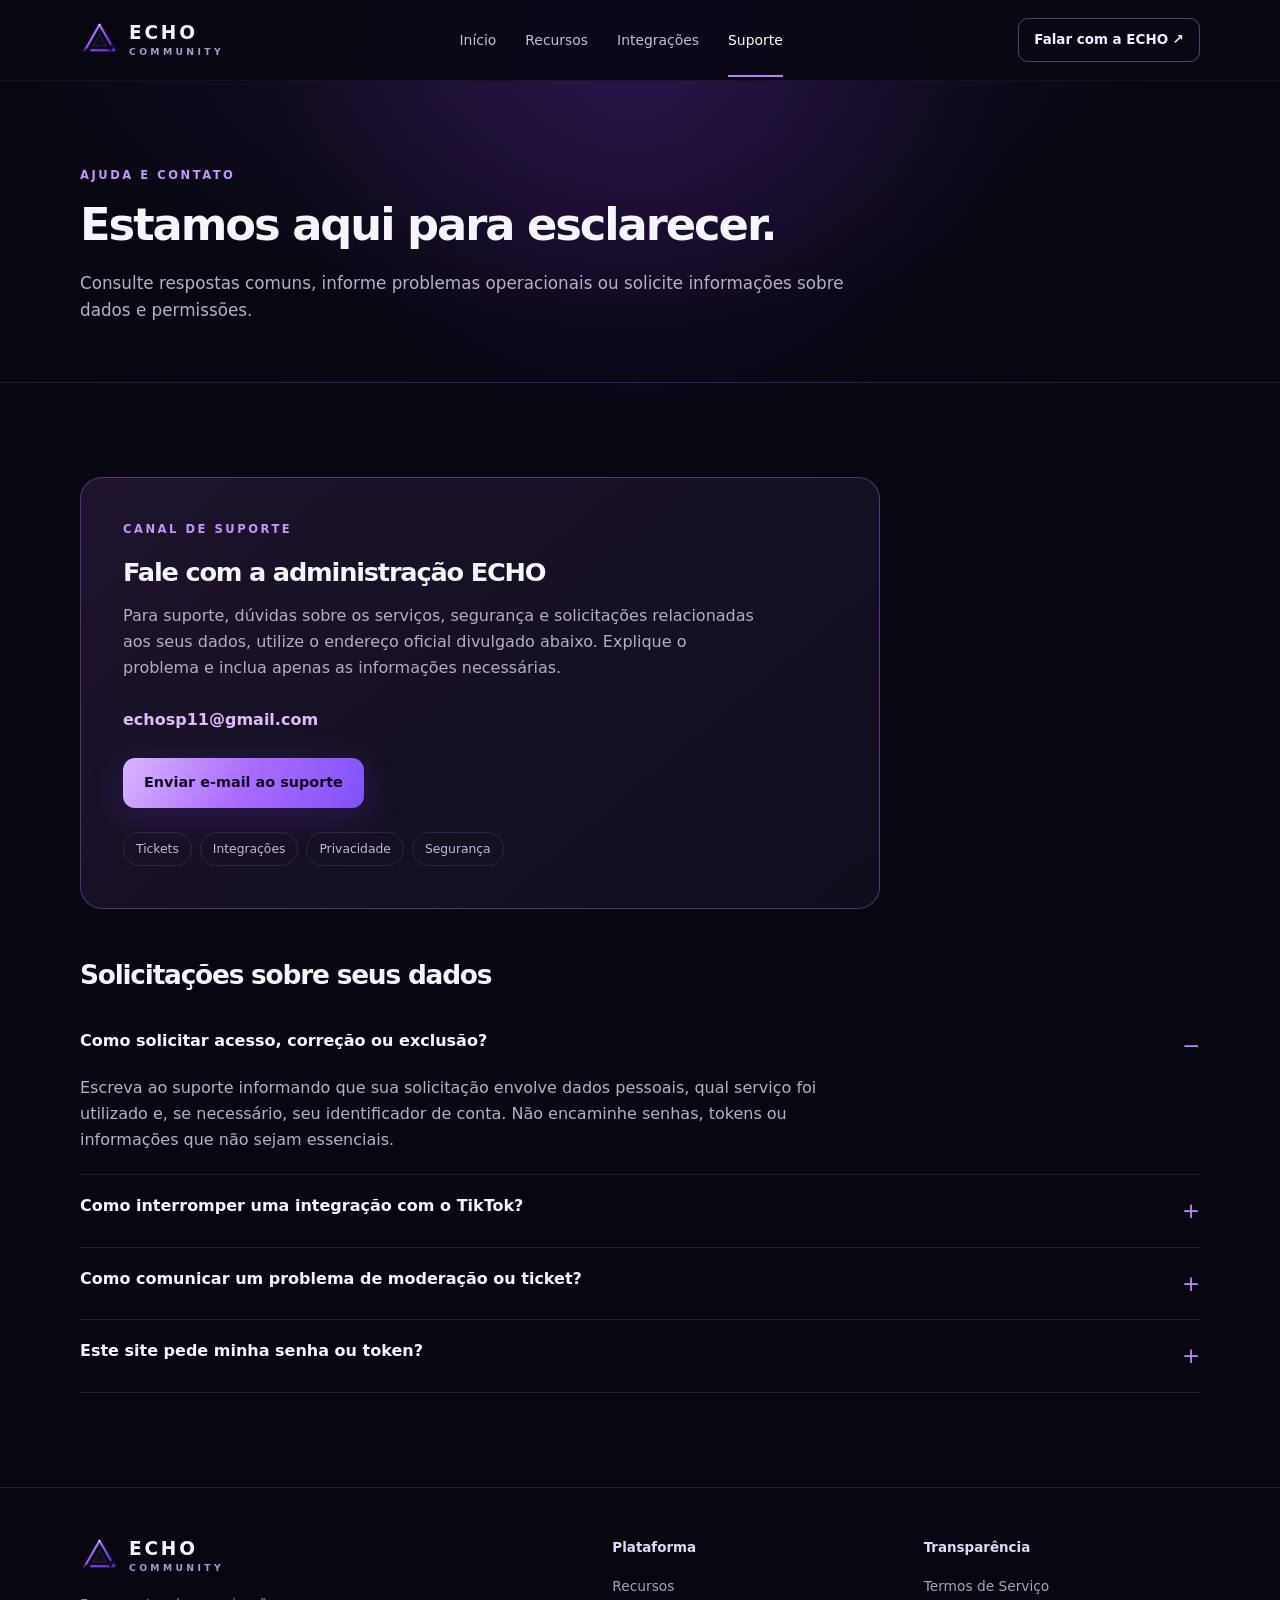
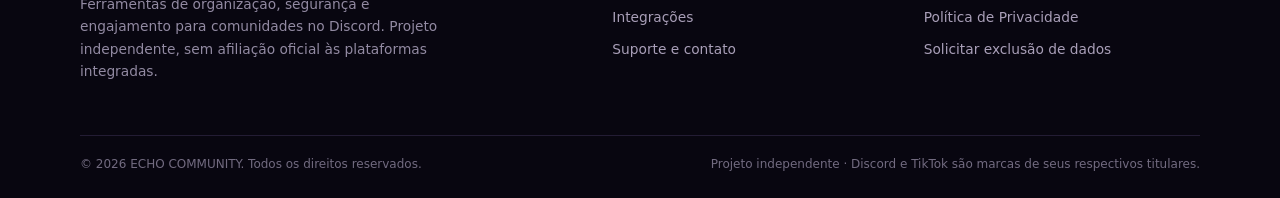
<file: suporte.html>
<!doctype html>
<html lang="pt-BR">
<head>
  <meta charset="utf-8">
  <meta name="viewport" content="width=device-width, initial-scale=1">
  <meta name="theme-color" content="#080610">
  <meta name="description" content="Entre em contato com a ECHO COMMUNITY e solicite suporte ou exclusão de dados pessoais.">
  <meta name="color-scheme" content="dark">
  <title>Suporte e contato | ECHO COMMUNITY</title>
  <link rel="icon" href="assets/logo.svg" type="image/svg+xml">
  <link rel="stylesheet" href="assets/styles.css">
  <script defer src="assets/config.js"></script>
  <script defer src="assets/main.js"></script>
</head>
<body>
  <a class="skip-link" href="#conteudo">Ir para o conteúdo</a>
  <header class="site-header">
    <div class="container nav-wrap">
      <a class="brand" href="index.html" aria-label="ECHO COMMUNITY, voltar ao início"><img src="assets/logo.svg" width="39" height="39" alt=""><span>ECHO <small>COMMUNITY</small></span></a>
      <nav class="nav" id="site-navigation" aria-label="Menu principal" data-main-nav>
        <a href="index.html" >Início</a>
<a href="recursos.html" >Recursos</a>
<a href="integracoes.html" >Integrações</a>
<a href="suporte.html" aria-current="page">Suporte</a>
      </nav>
      <a class="nav-cta" href="suporte.html">Falar com a ECHO ↗</a>
      <button type="button" class="menu-button" aria-expanded="false" aria-controls="site-navigation" data-menu-button>☰ Menu</button>
    </div>
  </header>
  <main id="conteudo"><section class="page-head"><div class="container"><span class="eyebrow">Ajuda e contato</span><h1>Estamos aqui para esclarecer.</h1><p>Consulte respostas comuns, informe problemas operacionais ou solicite informações sobre dados e permissões.</p></div></section>
<section class="section"><div class="container">
<div class="contact-panel"><span class="eyebrow">Canal de suporte</span><h2>Fale com a administração ECHO</h2><p>Para suporte, dúvidas sobre os serviços, segurança e solicitações relacionadas aos seus dados, utilize o endereço oficial divulgado abaixo. Explique o problema e inclua apenas as informações necessárias.</p><strong class="support-address" data-email>echosp11@gmail.com</strong><a class="button button-primary" data-email-action href="mailto:echosp11@gmail.com?subject=Suporte%20ECHO%20COMMUNITY">Enviar e-mail ao suporte</a><div class="pill-row"><span class="pill">Tickets</span><span class="pill">Integrações</span><span class="pill">Privacidade</span><span class="pill">Segurança</span></div></div>
<div class="faq" id="dados"><h2>Solicitações sobre seus dados</h2>
<details open><summary>Como solicitar acesso, correção ou exclusão?</summary><p>Escreva ao suporte informando que sua solicitação envolve dados pessoais, qual serviço foi utilizado e, se necessário, seu identificador de conta. Não encaminhe senhas, tokens ou informações que não sejam essenciais.</p></details>
<details><summary>Como interromper uma integração com o TikTok?</summary><p>Quando houver uma conexão autorizada, revogue o acesso nas configurações de aplicativos conectados da sua conta TikTok e solicite à ECHO a remoção dos registros sob sua responsabilidade, caso necessário.</p></details>
<details><summary>Como comunicar um problema de moderação ou ticket?</summary><p>Contate a equipe responsável pelo servidor Discord em que ocorreu o fato. A ECHO fornece ferramentas técnicas e os administradores do servidor definem as regras e as decisões específicas.</p></details>
<details><summary>Este site pede minha senha ou token?</summary><p>Não. Este site é informativo e não possui campos de senha, login ou solicitação de tokens. Não divulgue credenciais em canais públicos.</p></details>
</div>
</div></section>
</main>
  <footer class="site-footer">
    <div class="container">
      <div class="footer-main">
        <div class="footer-brand">
          <a class="brand" href="index.html"><img src="assets/logo.svg" width="39" height="39" alt=""><span>ECHO <small>COMMUNITY</small></span></a>
          <p>Ferramentas de organização, segurança e engajamento para comunidades no Discord. Projeto independente, sem afiliação oficial às plataformas integradas.</p>
        </div>
        <div class="footer-col"><h4>Plataforma</h4>
          <a href="recursos.html">Recursos</a><a href="integracoes.html">Integrações</a><a href="suporte.html">Suporte e contato</a>
        </div>
        <div class="footer-col"><h4>Transparência</h4>
          <a href="termos.html">Termos de Serviço</a><a href="privacidade.html">Política de Privacidade</a><a href="suporte.html#dados">Solicitar exclusão de dados</a>
        </div>
      </div>
      <div class="footer-bottom"><span>© <span data-year>2026</span> ECHO COMMUNITY. Todos os direitos reservados.</span><span>Projeto independente · Discord e TikTok são marcas de seus respectivos titulares.</span></div>
    </div>
  </footer>
</body>
</html>
</file>
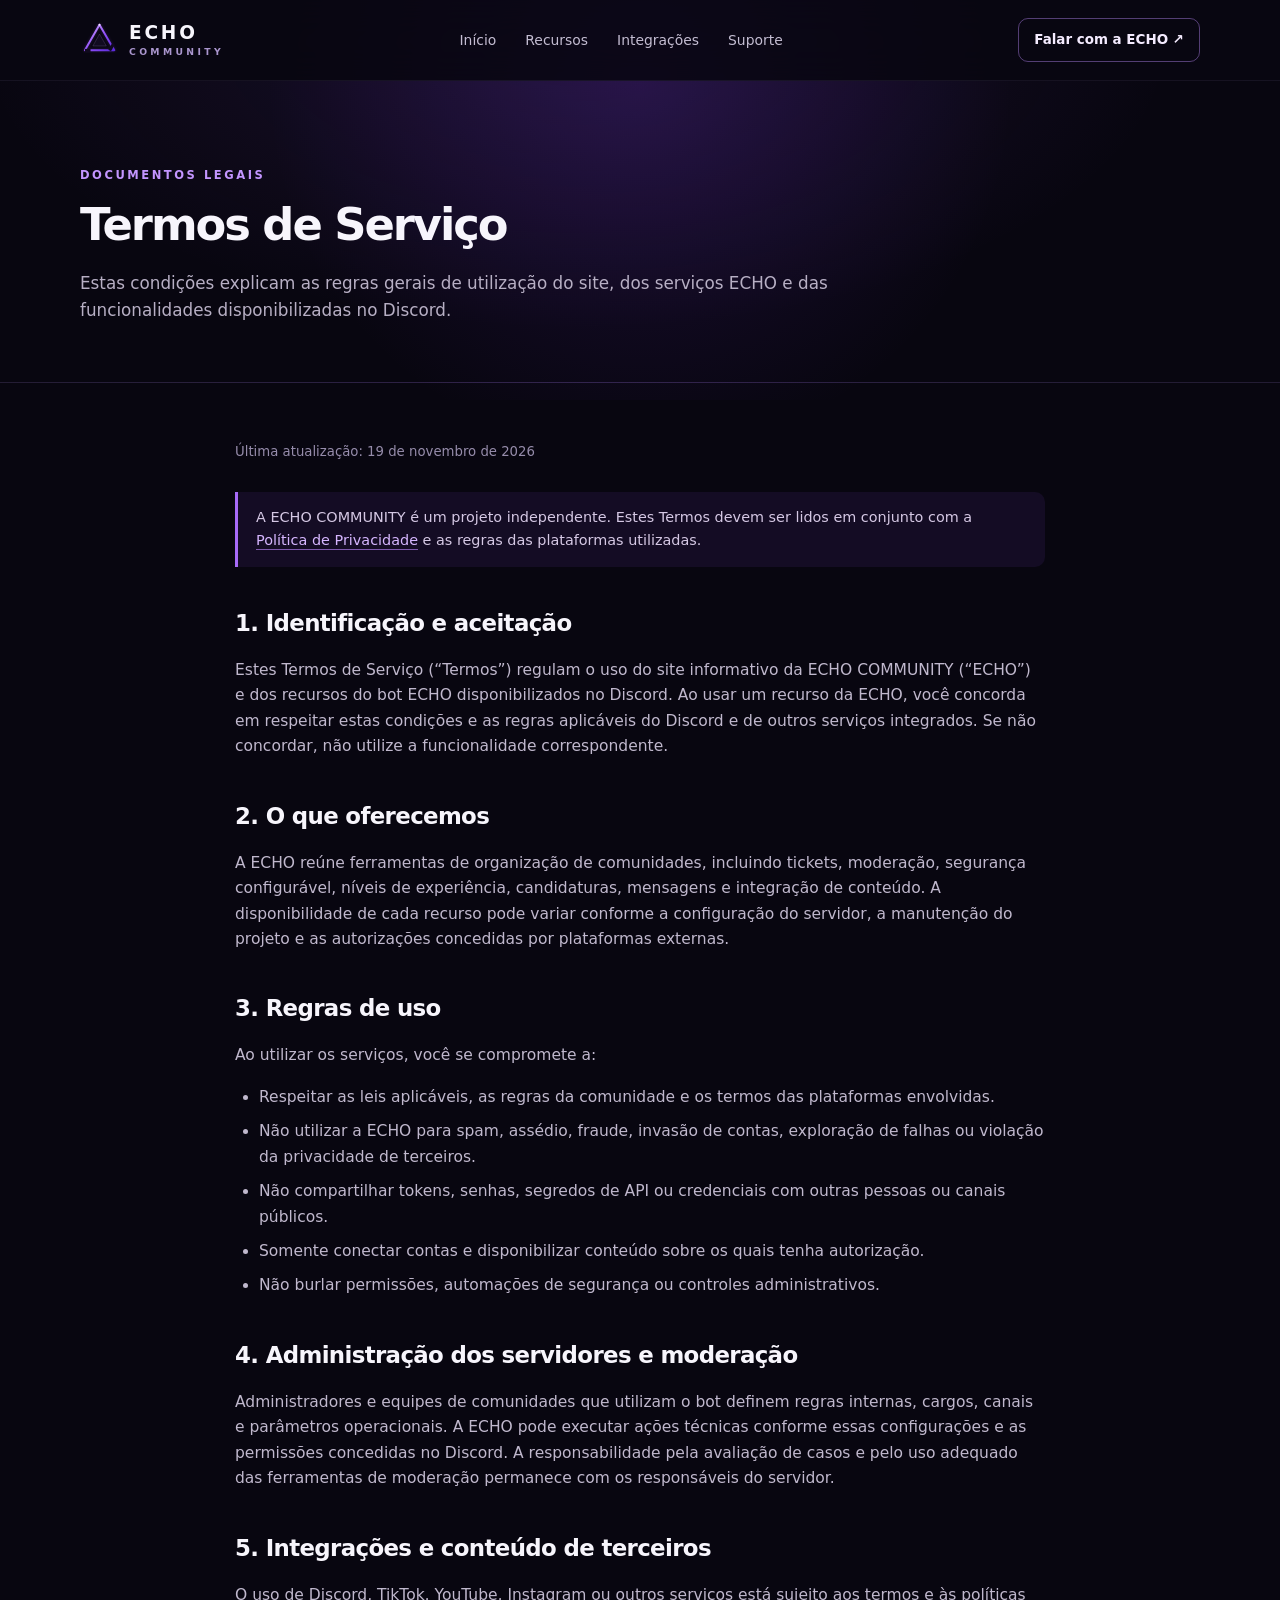
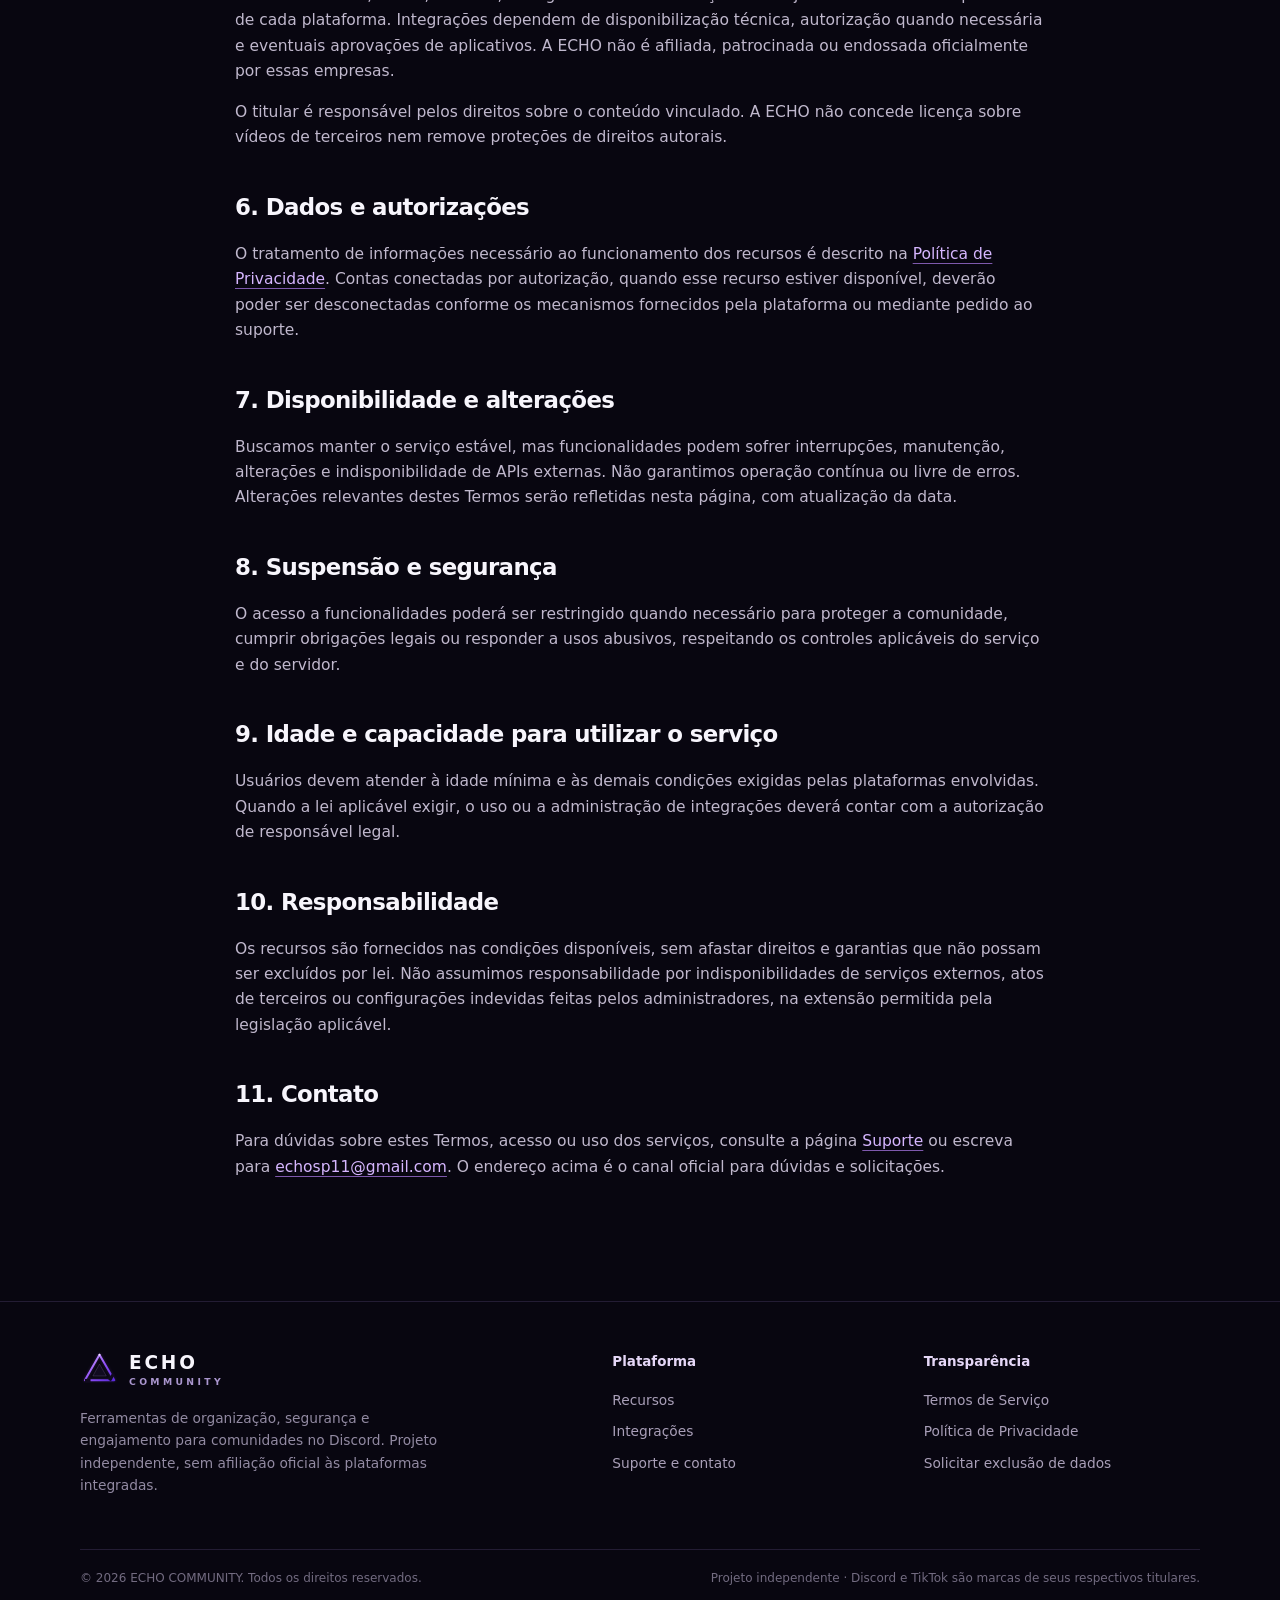
<file: termos.html>
<!doctype html>
<html lang="pt-BR">
<head>
  <meta charset="utf-8">
  <meta name="viewport" content="width=device-width, initial-scale=1">
  <meta name="theme-color" content="#080610">
  <meta name="description" content="Termos de Serviço oficiais da ECHO COMMUNITY para o site e recursos Discord.">
  <meta name="color-scheme" content="dark">
  <title>Termos de Serviço | ECHO COMMUNITY</title>
  <link rel="icon" href="assets/logo.svg" type="image/svg+xml">
  <link rel="stylesheet" href="assets/styles.css">
  <script defer src="assets/config.js"></script>
  <script defer src="assets/main.js"></script>
</head>
<body>
  <a class="skip-link" href="#conteudo">Ir para o conteúdo</a>
  <header class="site-header">
    <div class="container nav-wrap">
      <a class="brand" href="index.html" aria-label="ECHO COMMUNITY, voltar ao início"><img src="assets/logo.svg" width="39" height="39" alt=""><span>ECHO <small>COMMUNITY</small></span></a>
      <nav class="nav" id="site-navigation" aria-label="Menu principal" data-main-nav>
        <a href="index.html" >Início</a>
<a href="recursos.html" >Recursos</a>
<a href="integracoes.html" >Integrações</a>
<a href="suporte.html" >Suporte</a>
      </nav>
      <a class="nav-cta" href="suporte.html">Falar com a ECHO ↗</a>
      <button type="button" class="menu-button" aria-expanded="false" aria-controls="site-navigation" data-menu-button>☰ Menu</button>
    </div>
  </header>
  <main id="conteudo"><section class="page-head"><div class="container"><span class="eyebrow">Documentos legais</span><h1>Termos de Serviço</h1><p>Estas condições explicam as regras gerais de utilização do site, dos serviços ECHO e das funcionalidades disponibilizadas no Discord.</p></div></section>
<section class="page-content"><article class="container prose">
<p class="updated">Última atualização: 19 de novembro de 2026</p>
<p class="notice">A ECHO COMMUNITY é um projeto independente. Estes Termos devem ser lidos em conjunto com a <a href="privacidade.html">Política de Privacidade</a> e as regras das plataformas utilizadas.</p>
<h2>1. Identificação e aceitação</h2>
<p>Estes Termos de Serviço (“Termos”) regulam o uso do site informativo da ECHO COMMUNITY (“ECHO”) e dos recursos do bot ECHO disponibilizados no Discord. Ao usar um recurso da ECHO, você concorda em respeitar estas condições e as regras aplicáveis do Discord e de outros serviços integrados. Se não concordar, não utilize a funcionalidade correspondente.</p>
<h2>2. O que oferecemos</h2>
<p>A ECHO reúne ferramentas de organização de comunidades, incluindo tickets, moderação, segurança configurável, níveis de experiência, candidaturas, mensagens e integração de conteúdo. A disponibilidade de cada recurso pode variar conforme a configuração do servidor, a manutenção do projeto e as autorizações concedidas por plataformas externas.</p>
<h2>3. Regras de uso</h2>
<p>Ao utilizar os serviços, você se compromete a:</p>
<ul><li>Respeitar as leis aplicáveis, as regras da comunidade e os termos das plataformas envolvidas.</li><li>Não utilizar a ECHO para spam, assédio, fraude, invasão de contas, exploração de falhas ou violação da privacidade de terceiros.</li><li>Não compartilhar tokens, senhas, segredos de API ou credenciais com outras pessoas ou canais públicos.</li><li>Somente conectar contas e disponibilizar conteúdo sobre os quais tenha autorização.</li><li>Não burlar permissões, automações de segurança ou controles administrativos.</li></ul>
<h2>4. Administração dos servidores e moderação</h2>
<p>Administradores e equipes de comunidades que utilizam o bot definem regras internas, cargos, canais e parâmetros operacionais. A ECHO pode executar ações técnicas conforme essas configurações e as permissões concedidas no Discord. A responsabilidade pela avaliação de casos e pelo uso adequado das ferramentas de moderação permanece com os responsáveis do servidor.</p>
<h2>5. Integrações e conteúdo de terceiros</h2>
<p>O uso de Discord, TikTok, YouTube, Instagram ou outros serviços está sujeito aos termos e às políticas de cada plataforma. Integrações dependem de disponibilização técnica, autorização quando necessária e eventuais aprovações de aplicativos. A ECHO não é afiliada, patrocinada ou endossada oficialmente por essas empresas.</p>
<p>O titular é responsável pelos direitos sobre o conteúdo vinculado. A ECHO não concede licença sobre vídeos de terceiros nem remove proteções de direitos autorais.</p>
<h2>6. Dados e autorizações</h2>
<p>O tratamento de informações necessário ao funcionamento dos recursos é descrito na <a href="privacidade.html">Política de Privacidade</a>. Contas conectadas por autorização, quando esse recurso estiver disponível, deverão poder ser desconectadas conforme os mecanismos fornecidos pela plataforma ou mediante pedido ao suporte.</p>
<h2>7. Disponibilidade e alterações</h2>
<p>Buscamos manter o serviço estável, mas funcionalidades podem sofrer interrupções, manutenção, alterações e indisponibilidade de APIs externas. Não garantimos operação contínua ou livre de erros. Alterações relevantes destes Termos serão refletidas nesta página, com atualização da data.</p>
<h2>8. Suspensão e segurança</h2>
<p>O acesso a funcionalidades poderá ser restringido quando necessário para proteger a comunidade, cumprir obrigações legais ou responder a usos abusivos, respeitando os controles aplicáveis do serviço e do servidor.</p>
<h2>9. Idade e capacidade para utilizar o serviço</h2>
<p>Usuários devem atender à idade mínima e às demais condições exigidas pelas plataformas envolvidas. Quando a lei aplicável exigir, o uso ou a administração de integrações deverá contar com a autorização de responsável legal.</p>
<h2>10. Responsabilidade</h2>
<p>Os recursos são fornecidos nas condições disponíveis, sem afastar direitos e garantias que não possam ser excluídos por lei. Não assumimos responsabilidade por indisponibilidades de serviços externos, atos de terceiros ou configurações indevidas feitas pelos administradores, na extensão permitida pela legislação aplicável.</p>
<h2>11. Contato</h2>
<p>Para dúvidas sobre estes Termos, acesso ou uso dos serviços, consulte a página <a href="suporte.html">Suporte</a> ou escreva para <a data-email href="mailto:echosp11@gmail.com">echosp11@gmail.com</a>. O endereço acima é o canal oficial para dúvidas e solicitações.</p>
</article></section>
</main>
  <footer class="site-footer">
    <div class="container">
      <div class="footer-main">
        <div class="footer-brand">
          <a class="brand" href="index.html"><img src="assets/logo.svg" width="39" height="39" alt=""><span>ECHO <small>COMMUNITY</small></span></a>
          <p>Ferramentas de organização, segurança e engajamento para comunidades no Discord. Projeto independente, sem afiliação oficial às plataformas integradas.</p>
        </div>
        <div class="footer-col"><h4>Plataforma</h4>
          <a href="recursos.html">Recursos</a><a href="integracoes.html">Integrações</a><a href="suporte.html">Suporte e contato</a>
        </div>
        <div class="footer-col"><h4>Transparência</h4>
          <a href="termos.html">Termos de Serviço</a><a href="privacidade.html">Política de Privacidade</a><a href="suporte.html#dados">Solicitar exclusão de dados</a>
        </div>
      </div>
      <div class="footer-bottom"><span>© <span data-year>2026</span> ECHO COMMUNITY. Todos os direitos reservados.</span><span>Projeto independente · Discord e TikTok são marcas de seus respectivos titulares.</span></div>
    </div>
  </footer>
</body>
</html>
</file>
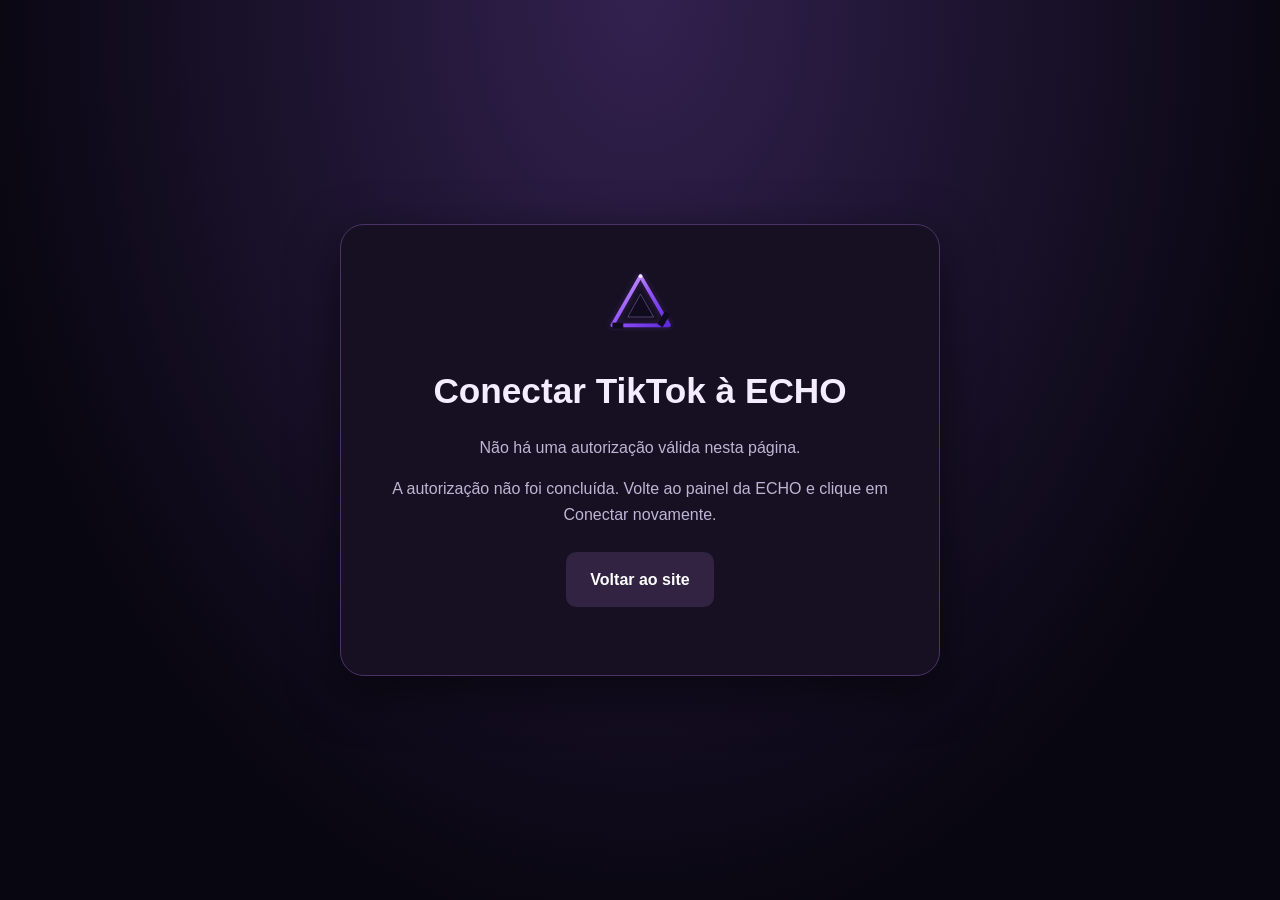
<file: tiktok-callback.html>
<!doctype html>
<html lang="pt-BR">
<head>
<meta charset="utf-8">
<meta name="viewport" content="width=device-width,initial-scale=1">
<meta name="theme-color" content="#080610">
<meta name="robots" content="noindex,nofollow">
<meta name="referrer" content="no-referrer">
<meta http-equiv="Cache-Control" content="no-store">
<title>Autorização TikTok | ECHO COMMUNITY</title>
<link rel="icon" href="assets/logo.svg" type="image/svg+xml">
<style>
*{box-sizing:border-box}body{margin:0;min-height:100vh;display:grid;place-items:center;padding:24px;background:radial-gradient(ellipse at 50% 0,#32214f,#080610 75%);color:#f5edff;font-family:Arial,system-ui,sans-serif}main{max-width:600px;width:100%;border:1px solid #493465;border-radius:24px;background:#161022;padding:clamp(22px,5vw,44px);box-shadow:0 15px 50px #0008;text-align:center}img{width:75px;height:75px}h1{font-size:clamp(1.6rem,4vw,2.2rem)}p{color:#c1b4d4;line-height:1.6}.button{display:inline-block;margin:8px auto;border:0;border-radius:10px;background:#8557dd;padding:15px 24px;color:#fff;font-weight:700;cursor:pointer;text-decoration:none}.secondary{background:#312341}.hidden{display:none}label{display:block;text-align:left;color:#d0c7db;margin:15px auto 5px;max-width:230px;font-size:.9rem}input{border:1px solid #6e5289;background:#120f1b;border-radius:9px;padding:10px 12px;color:white;width:160px}small{display:block;color:#91849e;line-height:1.5;margin-top:16px}
</style>
</head>
<body><main>
<a href="index.html" aria-label="Início ECHO COMMUNITY"><img src="assets/logo.svg" alt="ECHO COMMUNITY"></a>
<h1>Conectar TikTok à ECHO</h1>
<p id="message">Verificando autorização…</p>
<div id="success" class="hidden">
  <p>O TikTok devolveu uma autorização. Para concluí-la, você precisa voltar ao painel do bot em execução no seu computador.</p>
  <label for="port">Porta local do painel ECHO</label>
  <input id="port" type="number" min="1024" max="65535" value="3000" inputmode="numeric">
  <div><button id="finish" type="button" class="button">Concluir no ECHO</button></div>
  <small>O bot ECHO deve estar ligado e o painel aberto no mesmo computador. Nenhum token é armazenado neste site.</small>
</div>
<div id="failure" class="hidden">
  <p>A autorização não foi concluída. Volte ao painel da ECHO e clique em Conectar novamente.</p>
</div>
<p><a href="index.html" class="button secondary">Voltar ao site</a></p>
</main>
<script>
(function(){
'use strict';
// Nunca salvar códigos no navegador ou enviá-los para ferramentas de análise.
const query = new URLSearchParams(location.search);
const code = query.get('code');
const state = query.get('state');
const error = query.get('error');
if (location.search || location.hash) history.replaceState(null,'',location.pathname);
const message = document.getElementById('message');
if (error || !code || !state || code.length > 4096 || state.length > 200) {
  message.textContent = error ? 'A autorização foi cancelada ou recusada.' : 'Não há uma autorização válida nesta página.';
  document.getElementById('failure').classList.remove('hidden');
  return;
}
message.textContent = 'Autorização recebida. Falta concluir no aplicativo local.';
document.getElementById('success').classList.remove('hidden');
document.getElementById('finish').addEventListener('click', function(){
  const port = Number(document.getElementById('port').value);
  if (!Number.isInteger(port) || port < 1024 || port > 65535) { alert('Escolha uma porta entre 1024 e 65535.');return; }
  const url = new URL(`http://localhost:${port}/tiktok/finish`);
  url.searchParams.set('code',code);
  url.searchParams.set('state',state);
  // O código de uso único vai apenas ao painel local, não ao site público.
  location.assign(url.toString());
});
})();
</script>
</body></html>
</file>
<file: assets/styles.css>
:root{
  --bg:#080610;--bg2:#0e0a1a;--surface:#141025;--surface2:#19132c;
  --border:rgba(190,156,255,.15);--border-hot:rgba(181,117,255,.38);
  --text:#f7f5fc;--muted:#aba4bb;--purple:#ab6cff;--lavender:#d5b9ff;
  --gradient:linear-gradient(118deg,#d9b5ff 0%,#aa6cff 50%,#8051f9 100%);
  --max:1120px;--radius:22px;--shadow:0 22px 90px rgba(0,0,0,.38);
}
*{box-sizing:border-box}
html{scroll-behavior:smooth}
body{margin:0;background:var(--bg);color:var(--text);font-family:Inter,ui-sans-serif,system-ui,-apple-system,"Segoe UI",Roboto,"Helvetica Neue",Arial,sans-serif;font-size:16px;line-height:1.64;min-height:100vh;overflow-x:hidden}
body:before{content:"";position:absolute;top:-230px;left:50%;transform:translateX(-50%);width:880px;height:630px;background:radial-gradient(circle,rgba(116,49,222,.18),transparent 69%);pointer-events:none;z-index:-1}
::selection{background:#6c38b4;color:#fff}
a{color:inherit;text-decoration:none}
a:hover{color:#e5d3ff}
button{font:inherit}
img,svg{max-width:100%}
.container{width:min(var(--max),calc(100% - 48px));margin-inline:auto}
.eyebrow{font-size:.72rem;text-transform:uppercase;letter-spacing:.22em;font-weight:750;color:#c395ff;margin-bottom:18px;display:block}
.gradient-text{background:var(--gradient);-webkit-background-clip:text;background-clip:text;color:transparent}
.skip-link{position:absolute;left:12px;top:-100px;background:#fff;color:#100b1d;padding:8px 15px;z-index:99}.skip-link:focus{top:12px}
.site-header{position:sticky;top:0;z-index:20;background:rgba(9,7,18,.8);backdrop-filter:blur(18px);border-bottom:1px solid rgba(202,177,255,.07)}
.nav-wrap{display:flex;min-height:80px;align-items:center;justify-content:space-between;gap:24px}
.brand{display:flex;align-items:center;gap:10px;flex-shrink:0;font-weight:800;letter-spacing:.15em;font-size:1.16rem;line-height:1}
.brand img{width:39px;height:39px}.brand small{display:block;color:#aa96ce;font-size:.58rem;letter-spacing:.36em;margin-top:5px;font-weight:650}
.nav{display:flex;align-items:center;gap:29px}
.nav a{font-size:.87rem;color:#c4bdd2;transition:color .2s}.nav a:hover,.nav a[aria-current="page"]{color:#fff}
.nav a[aria-current="page"]{position:relative}.nav a[aria-current="page"]:after{content:"";position:absolute;height:2px;background:#b680ff;bottom:-26px;left:0;right:0}
.nav-cta{border:1px solid rgba(189,142,255,.42);padding:10px 15px;border-radius:10px;white-space:nowrap;color:#f4ebff;font-size:.84rem;font-weight:700}
.menu-button{display:none;background:transparent;color:#fff;border:1px solid var(--border);padding:7px 11px;border-radius:10px;cursor:pointer}
.button{display:inline-flex;align-items:center;justify-content:center;gap:11px;min-height:50px;padding:12px 21px;border-radius:12px;font-size:.9rem;font-weight:740;transition:transform .2s,border-color .2s,background .2s;cursor:pointer}
.button:hover{transform:translateY(-2px)}
.button-primary{background:var(--gradient);color:#120a21!important;box-shadow:0 8px 35px rgba(120,62,225,.22)}
.button-outline{border:1px solid rgba(185,145,251,.33);background:rgba(49,28,81,.16);color:#eee3ff}
.button-outline:hover{border-color:rgba(185,145,251,.7)}
.is-disabled{opacity:.48;pointer-events:none;cursor:not-allowed}
.hero{position:relative;padding:115px 0 102px;overflow:hidden}
.hero:after{content:"";position:absolute;width:600px;height:600px;border:1px solid rgba(177,127,248,.06);border-radius:50%;right:-350px;top:-190px;pointer-events:none}
.hero-grid{display:grid;grid-template-columns:minmax(0,1.1fr) minmax(0,.9fr);align-items:center;gap:56px}
.hero h1{font-size:clamp(3rem,6.2vw,5.4rem);line-height:1.06;letter-spacing:-.061em;margin:0 0 23px;font-weight:830;max-width:680px}
.hero p{max-width:550px;color:#b8b2c6;font-size:1.06rem;margin:0 0 34px}
.actions{display:flex;align-items:center;gap:12px;flex-wrap:wrap}
.hero-footnote{margin-top:27px;color:#837a97;font-size:.8rem;display:flex;gap:10px;align-items:center}
.hero-footnote:before{content:"";height:6px;width:6px;background:#9c68df;border-radius:50%;box-shadow:0 0 0 5px rgba(156,104,223,.09)}
.visual{position:relative;padding:18px}
.visual:before{content:"";position:absolute;inset:4% -5%;background:radial-gradient(ellipse,rgba(128,75,228,.24),transparent 70%);filter:blur(28px);z-index:0}
.visual-panel{position:relative;border:1px solid rgba(202,169,255,.24);border-radius:22px;padding:24px;background:linear-gradient(145deg,rgba(33,23,57,.98),rgba(12,10,25,.96));box-shadow:var(--shadow);transform:rotate(-2deg)}
.panel-top{display:flex;justify-content:space-between;align-items:center;padding-bottom:18px;border-bottom:1px solid var(--border)}
.dots{display:flex;gap:7px}.dots span{width:8px;height:8px;border-radius:50%;background:#5e4b7f}.dots span:first-child{background:#ab67f5}
.panel-top .panel-caption{color:#8e7fa7;font-size:.63rem;letter-spacing:.12em;font-weight:750}
.panel-status{display:inline-flex;align-items:center;gap:7px;color:#cbb7f4;background:#3d245c6b;border:1px solid #8c58d048;border-radius:999px;padding:4px 10px;font-size:.7rem}
.panel-status:before{content:"";width:6px;height:6px;border-radius:50%;background:#bd91ff}
.panel-title{font-size:1.4rem;letter-spacing:-.025em;font-weight:800;margin:26px 0 5px}
.panel-desc{font-size:.85rem;color:#9388aa;margin:0 0 23px}
.metric-grid{display:grid;grid-template-columns:repeat(2,1fr);gap:11px}
.metric{border:1px solid rgba(189,150,248,.14);border-radius:14px;background:rgba(37,27,63,.59);padding:17px}
.metric .icon-dot{font-size:1rem;color:#ceadff;display:inline-flex;width:32px;height:32px;border-radius:9px;background:rgba(147,80,238,.15);align-items:center;justify-content:center;margin-bottom:13px}
.metric strong{display:block;font-size:.9rem}.metric small{display:block;font-size:.7rem;color:#9e95ae;margin-top:4px}
.panel-foot{display:flex;align-items:center;justify-content:space-between;margin-top:20px;padding-top:17px;border-top:1px solid var(--border);color:#9588a7;font-size:.72rem}
.panel-foot em{font-style:normal;color:#ceb4f8}
.section{padding:94px 0}.section-alt{background:linear-gradient(180deg,#0b0816,#0e0a1b 65%,#0b0816)}
.section-head{max-width:700px;margin-bottom:38px}.section-head.center{text-align:center;margin-inline:auto;margin-bottom:48px}
.section h2,.page-head h1{font-size:clamp(2rem,3.5vw,3.25rem);line-height:1.18;letter-spacing:-.046em;margin:0 0 14px}
.section-head p{color:var(--muted);margin:0}
.cards{display:grid;grid-template-columns:repeat(3,minmax(0,1fr));gap:18px}
.feature-card{background:linear-gradient(155deg,#1b142d,#100d1c);border:1px solid var(--border);border-radius:18px;padding:28px;min-height:226px;transition:transform .2s,border-color .2s}
.feature-card:hover{transform:translateY(-4px);border-color:var(--border-hot)}
.feature-card .feature-icon{font-size:1.45rem;color:#c69aff;display:grid;place-items:center;width:48px;height:48px;border:1px solid rgba(195,148,255,.23);background:#2b1c45;border-radius:13px;margin-bottom:24px}
.feature-card h3{font-size:1.1rem;letter-spacing:-.025em;margin:0 0 9px}.feature-card p{font-size:.9rem;color:#a9a1b8;margin:0}
.split{display:grid;grid-template-columns:1fr 1fr;gap:80px;align-items:start}
.steps{display:grid;gap:14px}
.step{display:flex;gap:16px;align-items:flex-start;padding:19px 20px;background:#171124;border:1px solid var(--border);border-radius:15px}
.step-number{flex-shrink:0;width:33px;height:33px;border-radius:9px;background:#352052;color:#d5b3ff;display:grid;place-items:center;font-size:.81rem;font-weight:800}
.step strong{display:block;font-size:.96rem}.step p{color:#aca2bd;font-size:.86rem;margin:4px 0 0}
.tag{display:inline-flex;align-items:center;border:1px solid #7653a04d;background:#2a1b3d69;color:#d2b7fb;padding:5px 11px;border-radius:100px;font-size:.74rem;font-weight:700}
.cta-band{border-radius:23px;padding:45px 48px;background:radial-gradient(ellipse at top right,rgba(164,106,254,.24),transparent 63%),linear-gradient(135deg,#241335,#160e27);border:1px solid rgba(187,136,255,.3);display:flex;gap:38px;align-items:center;justify-content:space-between}
.cta-band h2{margin:0 0 7px;font-size:clamp(1.55rem,3vw,2.3rem)}.cta-band p{margin:0;color:#bbafd0;max-width:550px}
.site-footer{border-top:1px solid var(--border);padding:49px 0 24px;background:#080610}
.footer-main{display:grid;grid-template-columns:1.8fr 1fr 1fr;gap:35px;padding-bottom:38px}
.footer-brand p{font-size:.86rem;color:#928aa2;max-width:370px;margin-top:17px}.footer-col h4{color:#e5d7f7;font-size:.84rem;margin:0 0 16px}.footer-col a{display:block;color:#a99fb8;font-size:.86rem;margin:9px 0}.footer-bottom{border-top:1px solid var(--border);padding-top:19px;display:flex;justify-content:space-between;gap:15px;color:#726b80;font-size:.75rem}
.page-head{padding:85px 0 57px;background:radial-gradient(ellipse at 45% -15%,rgba(126,69,210,.15),transparent 60%);border-bottom:1px solid var(--border)}
.page-head .eyebrow{margin-bottom:14px}.page-head h1{max-width:850px;margin-bottom:18px}.page-head p{max-width:790px;font-size:1.05rem;color:#b7afc4;margin:0}
.page-content{padding:58px 0 105px}
.prose{max-width:810px;margin-inline:auto}.prose h2{font-size:1.43rem;letter-spacing:-.028em;margin:38px 0 10px}.prose h3{font-size:1.02rem;margin:20px 0 8px}.prose p,.prose li{color:#c0b8cd;font-size:.97rem}.prose ul,.prose ol{padding-left:24px}.prose li{margin:9px 0}.prose a{color:#d6b6ff;text-decoration:underline;text-decoration-color:#7e59ad;text-underline-offset:4px}.prose strong{color:#f3eafc}.prose .updated{color:#968cab;font-size:.83rem;margin:0 0 29px}.prose .notice{border-left:3px solid #a76af8;background:rgba(123,66,198,.11);border-radius:0 10px 10px 0;padding:14px 18px;color:#d5c8e4;font-size:.9rem}
.info-grid{display:grid;grid-template-columns:repeat(2,1fr);gap:20px}.info-box{border:1px solid var(--border);border-radius:17px;background:#151025;padding:27px}.info-box h2{font-size:1.14rem;margin:0 0 8px}.info-box p{color:#aca3bd;margin:0 0 12px;font-size:.9rem}
.info-box ul{color:#ada4bd;padding-left:20px;margin:12px 0 0;font-size:.88rem}.info-box li{margin:8px 0}
.link-arrow{color:#cda9ff;font-size:.86rem;font-weight:700}.link-arrow:hover{color:#fff}
.integration-layout{display:grid;grid-template-columns:1fr 1fr;gap:26px}
.integration-card{border:1px solid var(--border);border-radius:18px;padding:32px;background:var(--surface)}
.integration-card h2{margin:7px 0 10px;font-size:1.38rem}.integration-card p,.integration-card li{color:#aca3bd;font-size:.91rem}
.integration-card ul{padding-left:19px}.integration-card li{margin:9px 0}
.large-mark{width:56px;height:56px;display:grid;place-items:center;border-radius:15px;background:#302046;color:#e1c4ff;font-size:1.5rem}
.faq{margin-top:50px}.faq h2{font-size:1.65rem;margin-bottom:20px}.faq details{border-bottom:1px solid var(--border);padding:18px 0}.faq summary{list-style:none;cursor:pointer;font-weight:680;display:flex;justify-content:space-between;gap:20px}.faq summary:after{content:"+";font-weight:400;color:#b888ff;font-size:1.35rem}.faq details[open] summary:after{content:"−"}.faq summary::-webkit-details-marker{display:none}.faq p{color:#b8afc7;max-width:800px;margin:11px 0 3px}
.contact-panel{max-width:800px;border:1px solid var(--border-hot);border-radius:22px;padding:42px;background:linear-gradient(140deg,#1d132d,#100d1b)}
.contact-panel h2{margin:0 0 12px;font-size:1.6rem}.contact-panel p{color:#b7acc7;max-width:640px}.support-address{display:block;margin:25px 0;color:#dcbcff;word-wrap:break-word}
.pill-row{display:flex;gap:8px;flex-wrap:wrap;margin-top:24px}.pill{font-size:.77rem;color:#c7b5dd;border:1px solid var(--border);border-radius:100px;padding:6px 12px}
@media(max-width:950px){.nav{gap:16px}.nav a{font-size:.8rem}.hero-grid{gap:18px}.hero{padding:80px 0}.visual{padding:0}.split{gap:36px}}
@media(max-width:760px){.container{width:min(var(--max),calc(100% - 36px))}.nav-wrap{min-height:70px}.menu-button{display:inline-flex}.nav-cta{display:none}.nav{position:absolute;top:70px;left:0;right:0;background:#110d20;border-bottom:1px solid var(--border);padding:12px 18px 22px;display:none;flex-direction:column;align-items:stretch;gap:0}.nav.is-open{display:flex}.nav a{padding:10px 0;font-size:.93rem}.nav a[aria-current="page"]:after{display:none}.hero-grid,.split,.integration-layout{grid-template-columns:1fr}.hero{padding:72px 0 76px}.hero h1{max-width:630px}.visual{margin:25px auto 0;width:min(100%,490px)}.cards{grid-template-columns:repeat(2,minmax(0,1fr))}.section{padding:66px 0}.cta-band{flex-direction:column;align-items:flex-start;padding:34px}.footer-main{grid-template-columns:1fr 1fr}.footer-brand{grid-column:1/-1}.page-head{padding:61px 0 46px}.page-content{padding:42px 0 80px}}
@media(max-width:520px){.brand{font-size:1.04rem}.brand img{width:34px;height:34px}.hero h1{font-size:clamp(2.6rem,13vw,3.8rem)}.hero p{font-size:.98rem}.actions .button{width:100%}.cards,.info-grid{grid-template-columns:1fr}.feature-card{min-height:unset}.visual-panel{padding:18px}.metric{padding:13px}.metric strong{font-size:.77rem}.panel-title{font-size:1.2rem}.footer-main{gap:23px}.footer-bottom{flex-direction:column}.contact-panel{padding:28px}.section-head{margin-bottom:26px}}
@media(prefers-reduced-motion:reduce){html{scroll-behavior:auto}*,*:before,*:after{transition:none!important;animation:none!important}}
</file>
